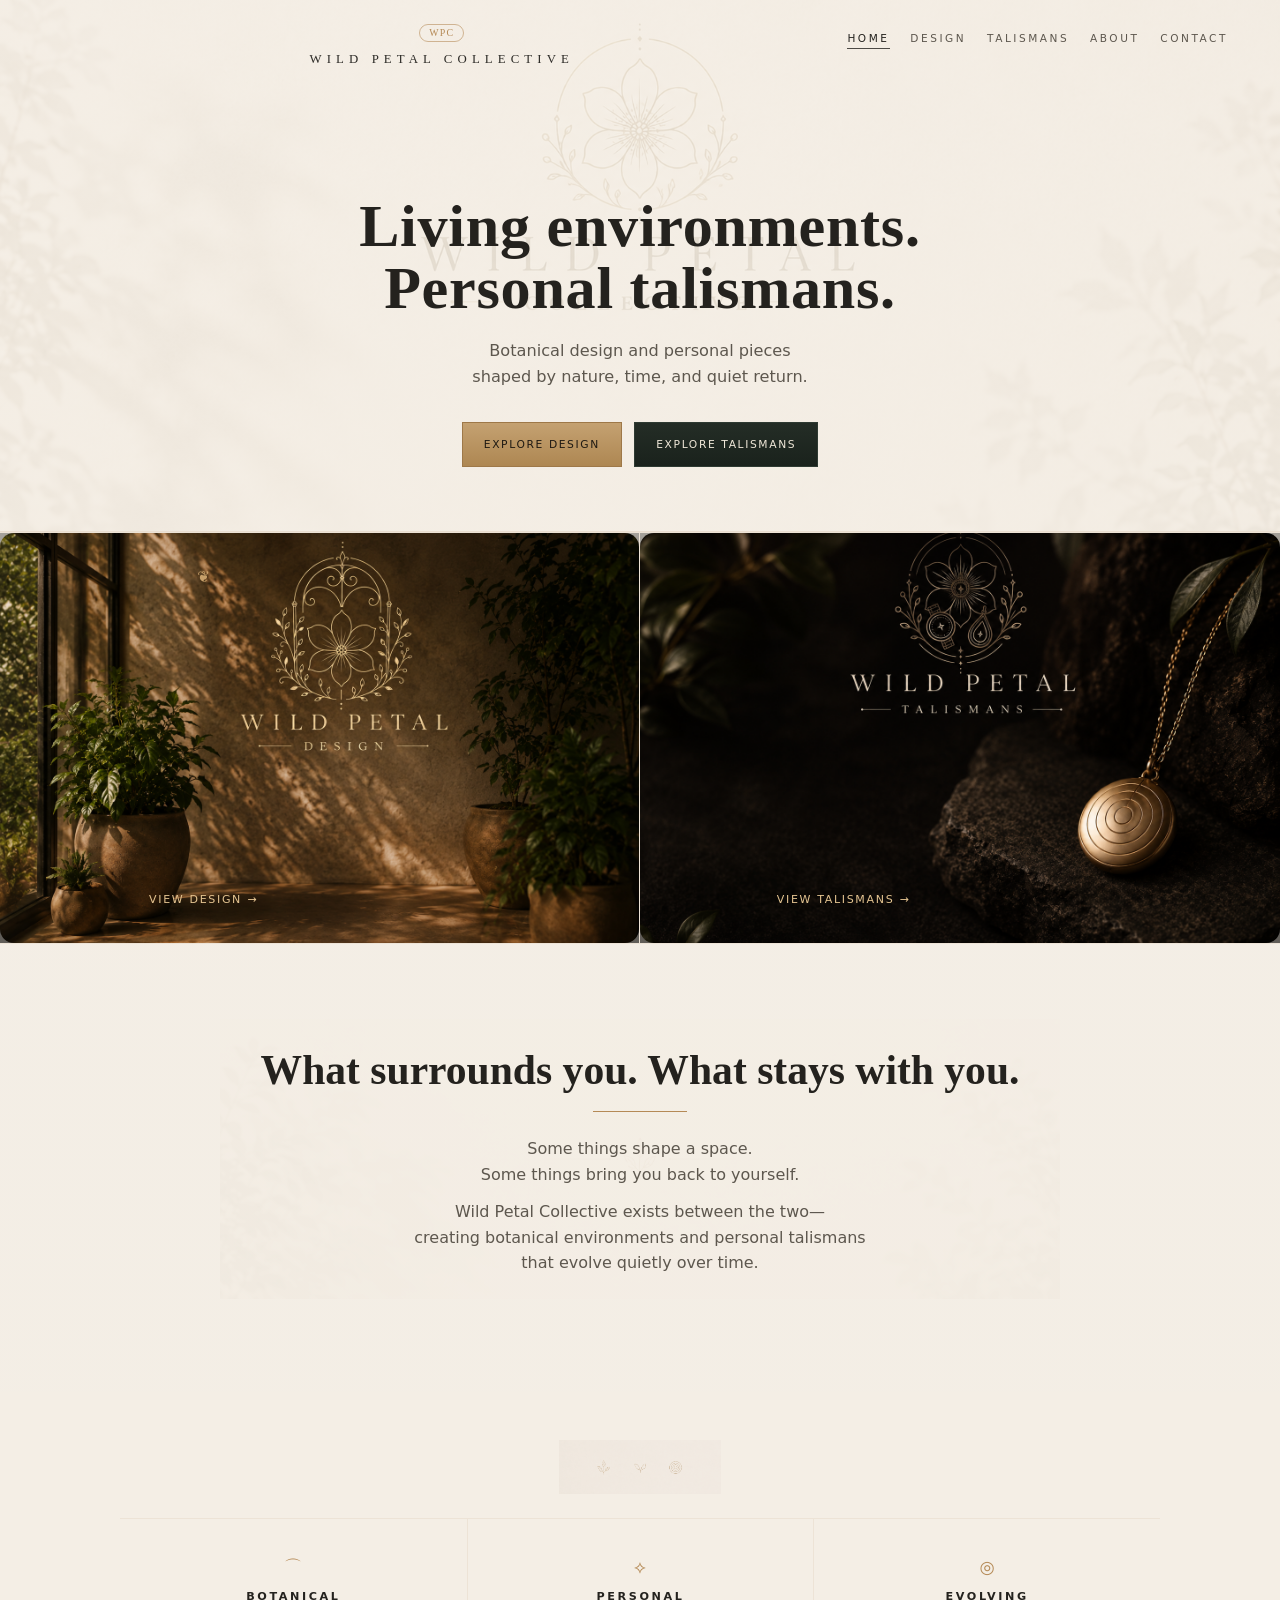
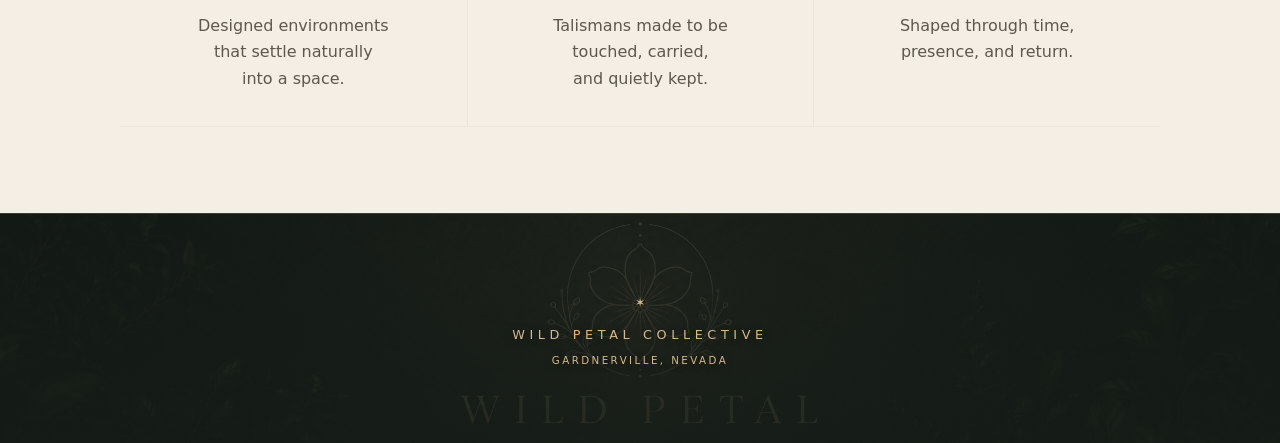
<file: index.html>
<!doctype html>
<html lang="en">
<head>
  <meta charset="UTF-8" />
  <meta name="viewport" content="width=device-width, initial-scale=1.0" />
  <meta name="description" content="Wild Petal Collective creates botanical environments and personal talismans shaped by nature, time, and quiet return." />
  <title>Wild Petal Collective | Home</title>
  <link rel="stylesheet" href="styles.css" />
</head>
<body class="theme-light" data-page="home">
  <main class="home-page">
    <section class="home-hero-editorial" aria-labelledby="home-hero-title">
      <header class="home-header">
        <div class="home-brand-stack" aria-label="Wild Petal Collective">
          <span class="home-brand-mark" aria-hidden="true">WPC</span>
          <a class="home-brand-text" href="index.html">WILD PETAL COLLECTIVE</a>
        </div>
        <nav class="home-nav" aria-label="Primary">
          <ul>
            <li><a class="is-active" href="index.html">HOME</a></li>
            <li><a href="design.html">DESIGN</a></li>
            <li><a href="talismans.html">TALISMANS</a></li>
            <li><a href="about.html">ABOUT</a></li>
            <li><a href="contact.html">CONTACT</a></li>
          </ul>
        </nav>
      </header>

      <div class="hero-center-copy">
        <h1 id="home-hero-title">Living environments.<br>Personal talismans.</h1>
        <p>Botanical design and personal pieces<br>shaped by nature, time, and quiet return.</p>
        <div class="home-hero-actions">
          <a class="home-btn home-btn-warm" href="design.html">Explore Design</a>
          <a class="home-btn home-btn-dark" href="talismans.html">Explore Talismans</a>
        </div>
      </div>
    </section>

    <section class="home-split-cards" aria-label="Wild Petal pathways">
      <article class="split-card split-card-design">
        <img class="split-card-photo" src="assets/home/home-card-wild-petal-design.png" alt="Warm interior with curated plants for Wild Petal Design" />
        <div class="split-card-overlay no-title">
          <span class="split-card-icon" aria-hidden="true">❦</span>
          <a href="design.html">VIEW DESIGN →</a>
        </div>
      </article>

      <article class="split-card split-card-talismans">
        <img class="split-card-photo" src="assets/home/home-card-wild-petal-talismans.png" alt="Golden talisman on dark stone for Wild Petal Talismans" />
        <div class="split-card-overlay no-title">
          <a href="talismans.html">VIEW TALISMANS →</a>
        </div>
      </article>
    </section>

    <section class="home-philosophy" aria-labelledby="home-philosophy-title">
      <div class="home-philosophy-inner">
        <h2 id="home-philosophy-title">What surrounds you. What stays with you.</h2>
        <div class="home-philosophy-divider" aria-hidden="true"></div>
        <p>Some things shape a space.<br>Some things bring you back to yourself.</p>
        <p>Wild Petal Collective exists between the two—<br>creating botanical environments and personal talismans<br>that evolve quietly over time.</p>
      </div>
    </section>

    <section class="home-pillars" aria-labelledby="home-pillars-title">
      <div class="home-pillars-icons" aria-hidden="true"></div>
      <h2 id="home-pillars-title" class="home-pillars-heading">Foundations</h2>
      <div class="home-pillars-grid">
        <article class="pillar">
          <span class="pillar-icon" aria-hidden="true">⌒</span>
          <h3>BOTANICAL</h3>
          <p>Designed environments<br>that settle naturally<br>into a space.</p>
        </article>
        <article class="pillar">
          <span class="pillar-icon" aria-hidden="true">⟡</span>
          <h3>PERSONAL</h3>
          <p>Talismans made to be<br>touched, carried,<br>and quietly kept.</p>
        </article>
        <article class="pillar">
          <span class="pillar-icon" aria-hidden="true">◎</span>
          <h3>EVOLVING</h3>
          <p>Shaped through time,<br>presence, and return.</p>
        </article>
      </div>
    </section>
  </main>

  <footer id="contact" class="home-footer">
    <div class="home-footer-overlay">
      <span class="home-footer-flower" aria-hidden="true">✶</span>
      <p class="home-footer-brand">WILD PETAL COLLECTIVE</p>
      <p class="home-footer-location">GARDNERVILLE, NEVADA</p>
    </div>
  </footer>
</body>
</html>
</file>
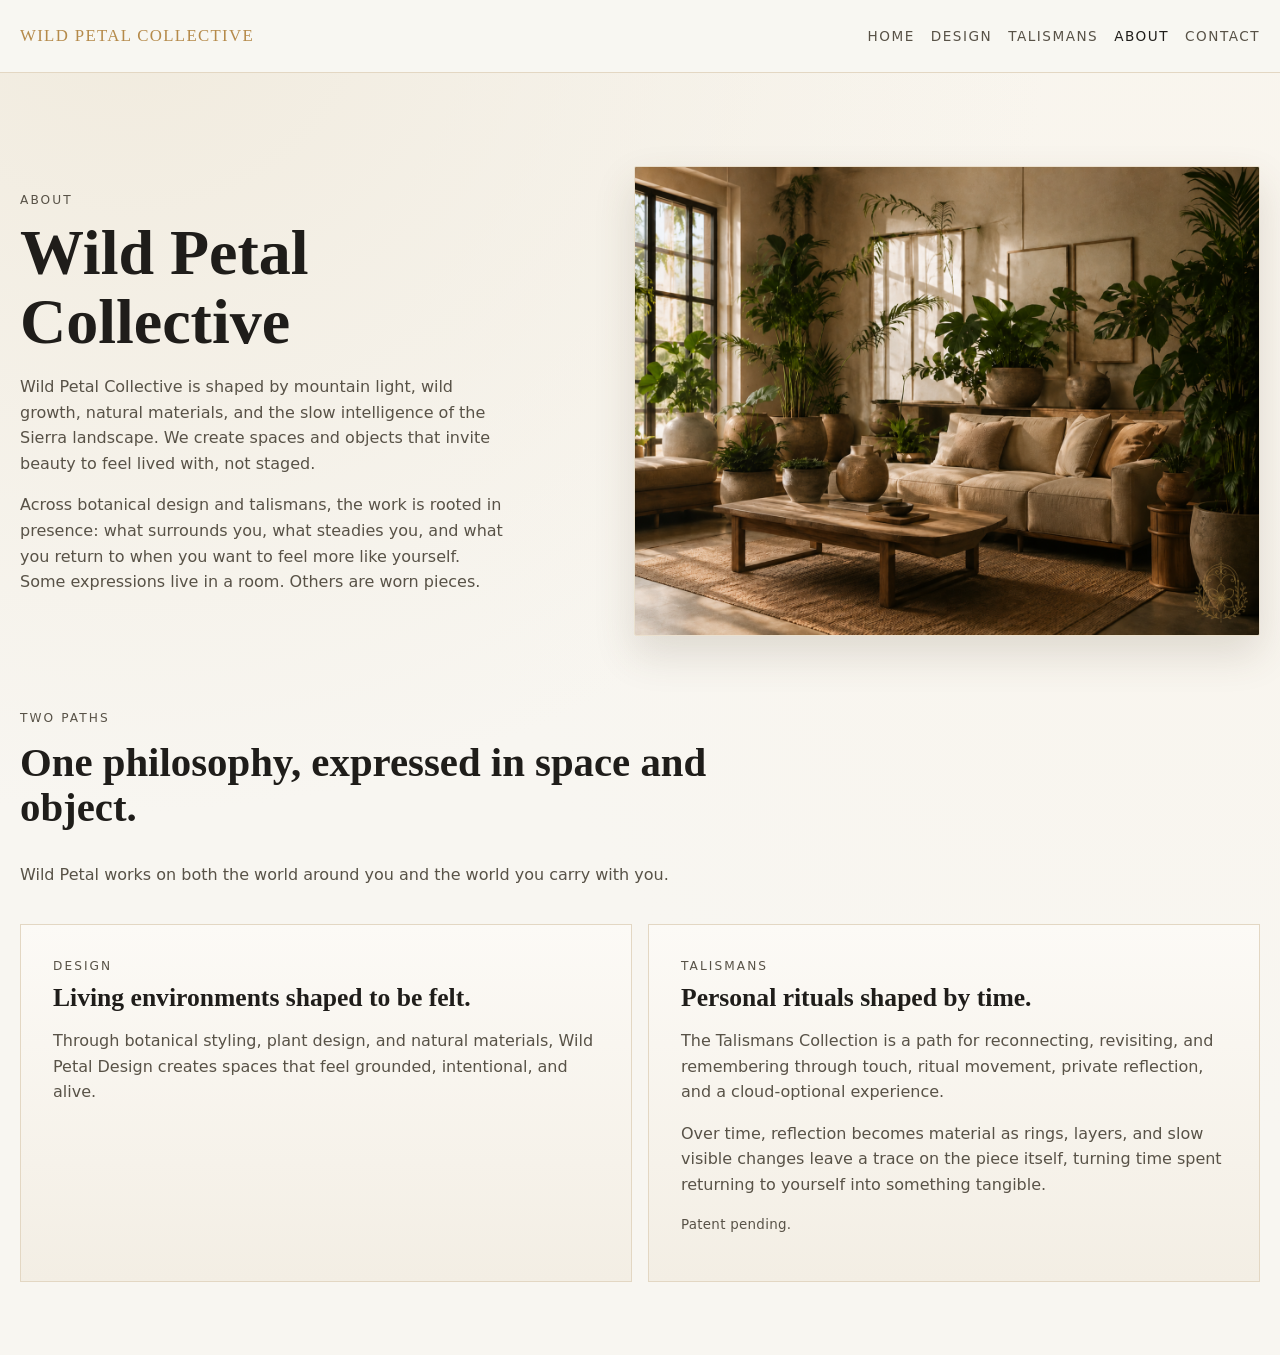
<file: about.html>
<!doctype html>
<html lang="en">
<head>
  <meta charset="UTF-8" />
  <meta name="viewport" content="width=device-width, initial-scale=1.0" />
  <meta name="description" content="Wild Petal Collective creates nature-led spaces and talismans for reconnecting, revisiting, and remembering yourself." />
  <title>Wild Petal Collective | About</title>
  <link rel="stylesheet" href="styles.css" />
</head>
<body class="theme-light" data-page="about">
  <header class="site-header">
    <div class="container nav-wrap">
      <a class="brand" href="index.html">Wild Petal Collective</a>
      <nav aria-label="Primary">
        <ul class="nav-list">
          <li><a href="index.html">Home</a></li>
          <li><a href="design.html">Design</a></li>
          <li><a href="talismans.html">Talismans</a></li>
          <li><a class="is-active" href="about.html">About</a></li>
          <li><a href="contact.html">Contact</a></li>
        </ul>
      </nav>
    </div>
  </header>

  <main>
    <section class="section about-hero" aria-labelledby="about-title">
      <div class="container about-grid">
        <div class="about-copy">
          <p class="eyebrow">About</p>
          <h1 id="about-title">Wild Petal Collective</h1>
          <p>Wild Petal Collective is shaped by mountain light, wild growth, natural materials, and the slow intelligence of the Sierra landscape. We create spaces and objects that invite beauty to feel lived with, not staged.</p>
          <p>Across botanical design and talismans, the work is rooted in presence: what surrounds you, what steadies you, and what you return to when you want to feel more like yourself. Some expressions live in a room. Others are worn pieces.</p>
        </div>
        <figure class="about-image-wrap">
          <img src="assets/home/design-image.png" alt="Wild Petal interior with curated plants, natural textures, and warm light" />
        </figure>
      </div>
    </section>

    <section class="section about-story" aria-labelledby="about-paths-title">
      <div class="container">
        <div class="narrow about-section-intro">
          <p class="eyebrow">Two Paths</p>
          <h2 id="about-paths-title">One philosophy, expressed in space and object.</h2>
          <p>Wild Petal works on both the world around you and the world you carry with you.</p>
        </div>
        <div class="about-paths-grid">
          <article class="about-path-card">
            <p class="eyebrow">Design</p>
            <h3>Living environments shaped to be felt.</h3>
            <p>Through botanical styling, plant design, and natural materials, Wild Petal Design creates spaces that feel grounded, intentional, and alive.</p>
          </article>
          <article class="about-path-card">
            <p class="eyebrow">Talismans</p>
            <h3>Personal rituals shaped by time.</h3>
            <p>The Talismans Collection is a path for reconnecting, revisiting, and remembering through touch, ritual movement, private reflection, and a cloud-optional experience.</p>
            <p>Over time, reflection becomes material as rings, layers, and slow visible changes leave a trace on the piece itself, turning time spent returning to yourself into something tangible.</p>
            <p class="about-note">Patent pending.</p>
          </article>
        </div>
      </div>
    </section>
  </main>
</body>
</html>
</file>
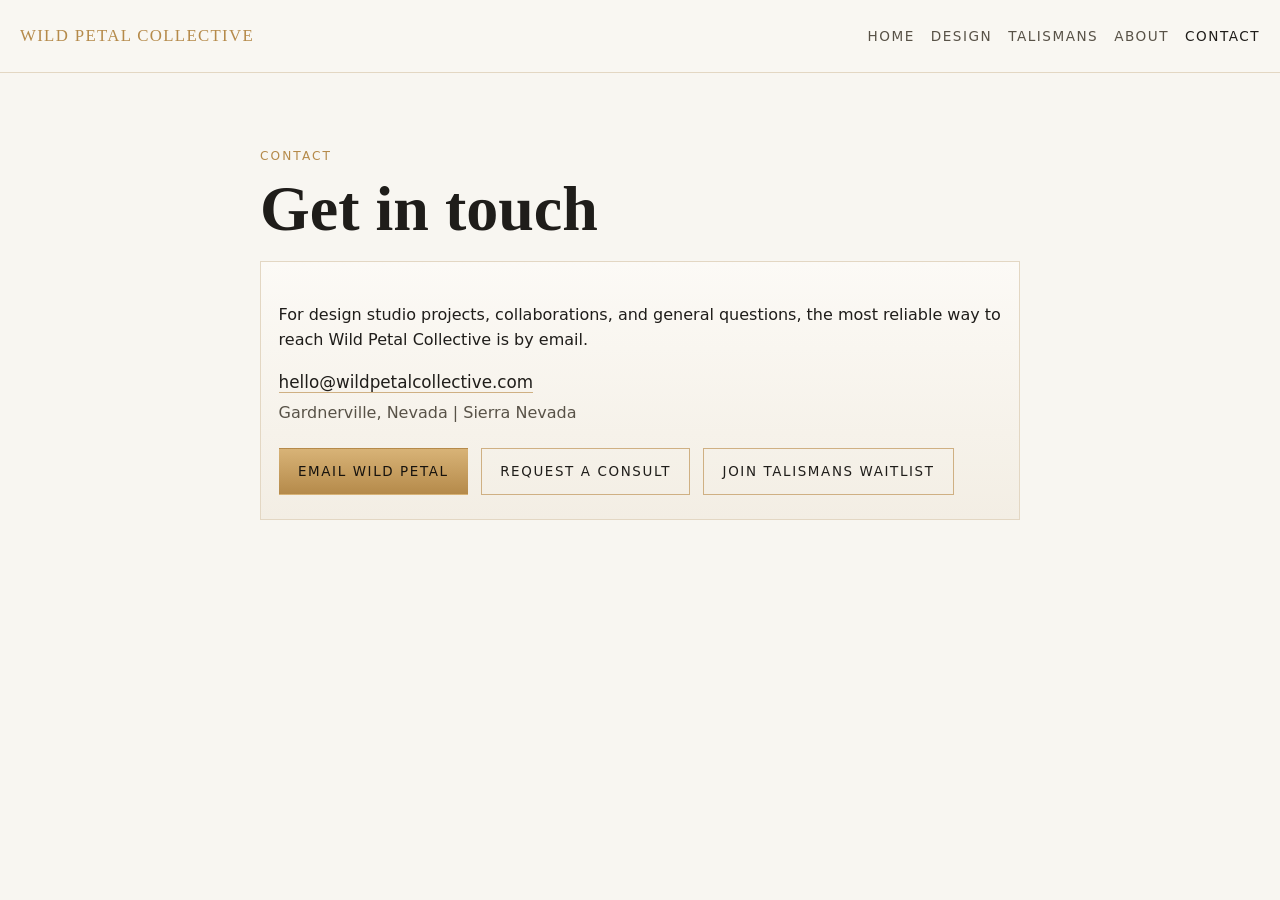
<file: contact.html>
<!doctype html>
<html lang="en">
<head>
  <meta charset="UTF-8" />
  <meta name="viewport" content="width=device-width, initial-scale=1.0" />
  <meta name="description" content="Contact Wild Petal Collective" />
  <title>Wild Petal Collective | Contact</title>
  <link rel="stylesheet" href="styles.css" />
</head>
<body class="theme-light" data-page="contact">
  <header class="site-header">
    <div class="container nav-wrap">
      <a class="brand" href="index.html">Wild Petal Collective</a>
      <nav aria-label="Primary">
        <ul class="nav-list">
          <li><a href="index.html">Home</a></li>
          <li><a href="design.html">Design</a></li>
          <li><a href="talismans.html">Talismans</a></li>
          <li><a href="about.html">About</a></li>
          <li><a class="is-active" href="contact.html">Contact</a></li>
        </ul>
      </nav>
    </div>
  </header>

  <main>
    <section class="section">
      <div class="container narrow">
        <p class="eyebrow">Contact</p>
        <h1>Get in touch</h1>
        <div class="card contact-card">
          <p>For design studio projects, collaborations, and general questions, the most reliable way to reach Wild Petal Collective is by email.</p>
          <p class="contact-email"><a href="mailto:hello@wildpetalcollective.com?subject=Wild%20Petal%20Collective%20Inquiry">hello@wildpetalcollective.com</a></p>
          <p class="contact-location">Gardnerville, Nevada | Sierra Nevada</p>
          <div class="button-row">
            <a class="btn btn-gold" href="mailto:hello@wildpetalcollective.com?subject=Wild%20Petal%20Collective%20Inquiry">Email Wild Petal</a>
            <a class="btn btn-outline" href="design.html#design-leads">Request a Consult</a>
            <a class="btn btn-outline" href="talismans.html#waitlist">Join Talismans Waitlist</a>
          </div>
        </div>
      </div>
    </section>
  </main>
</body>
</html>
</file>
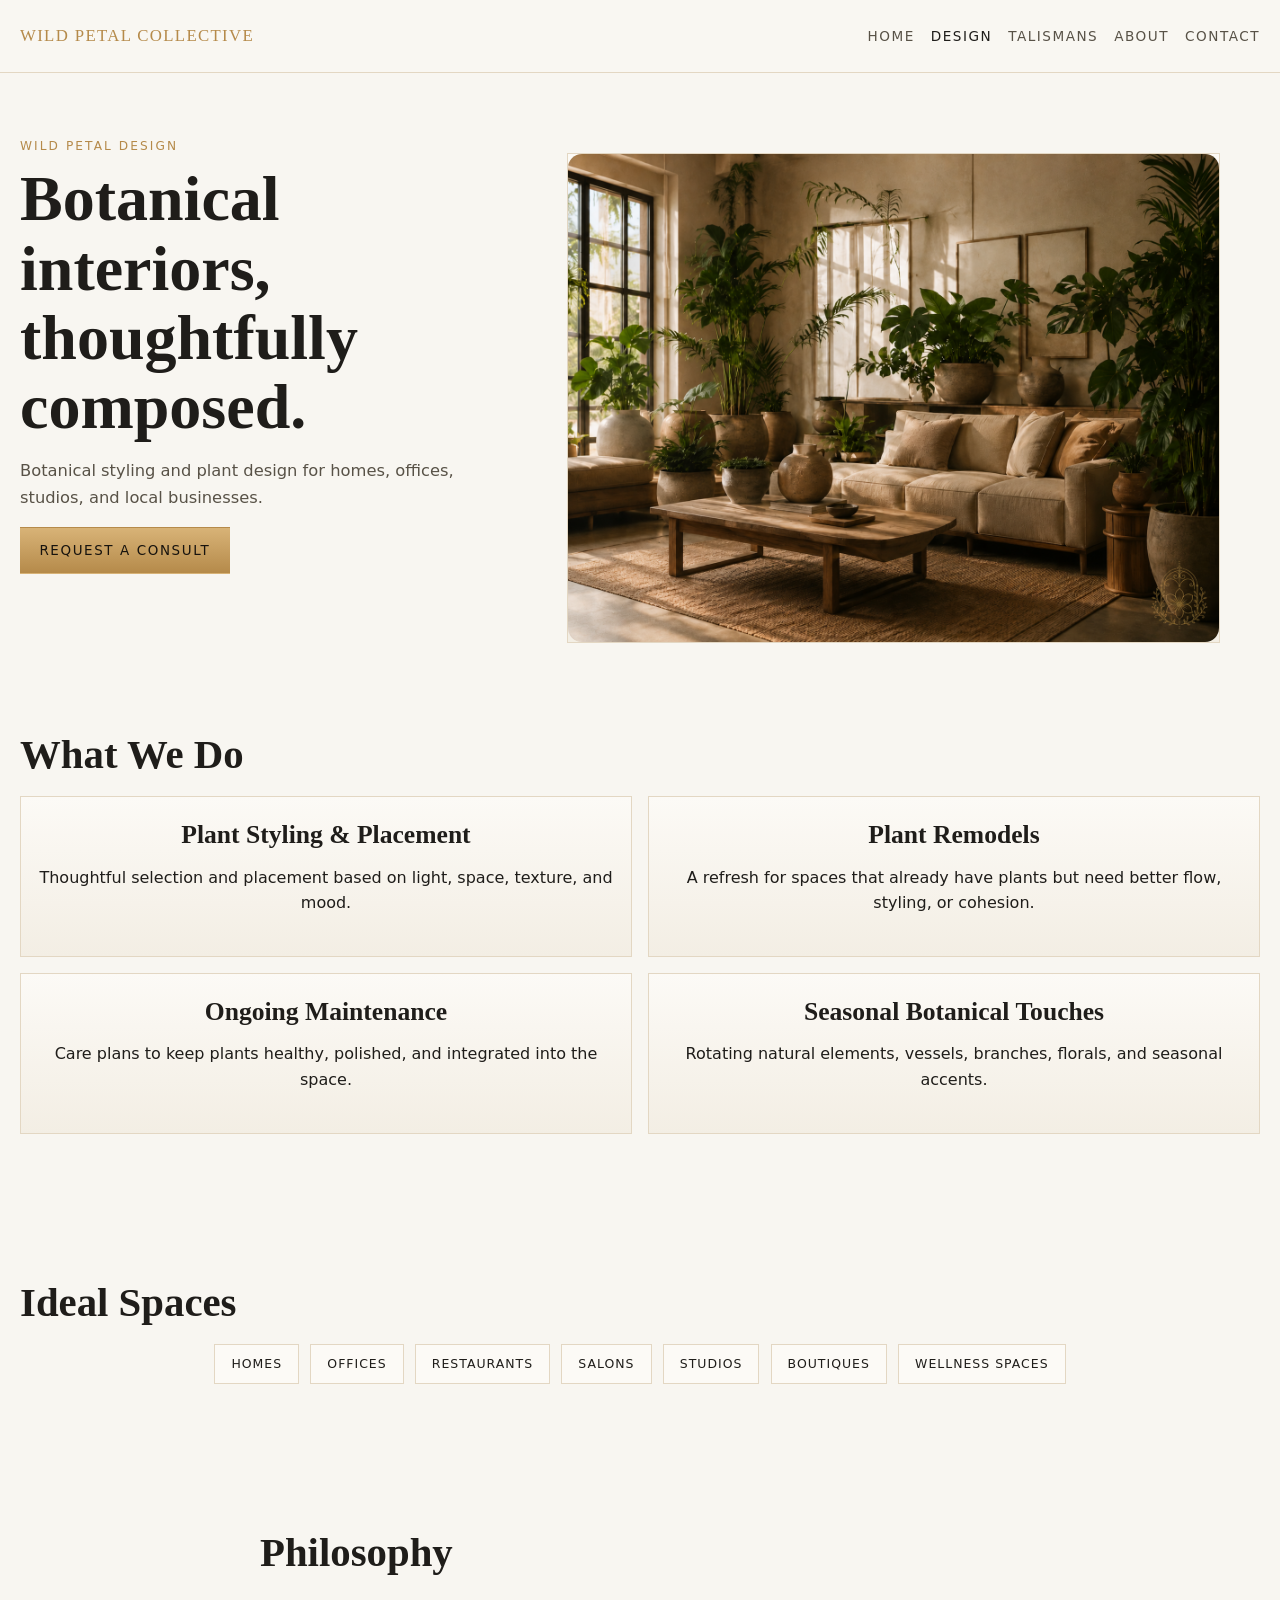
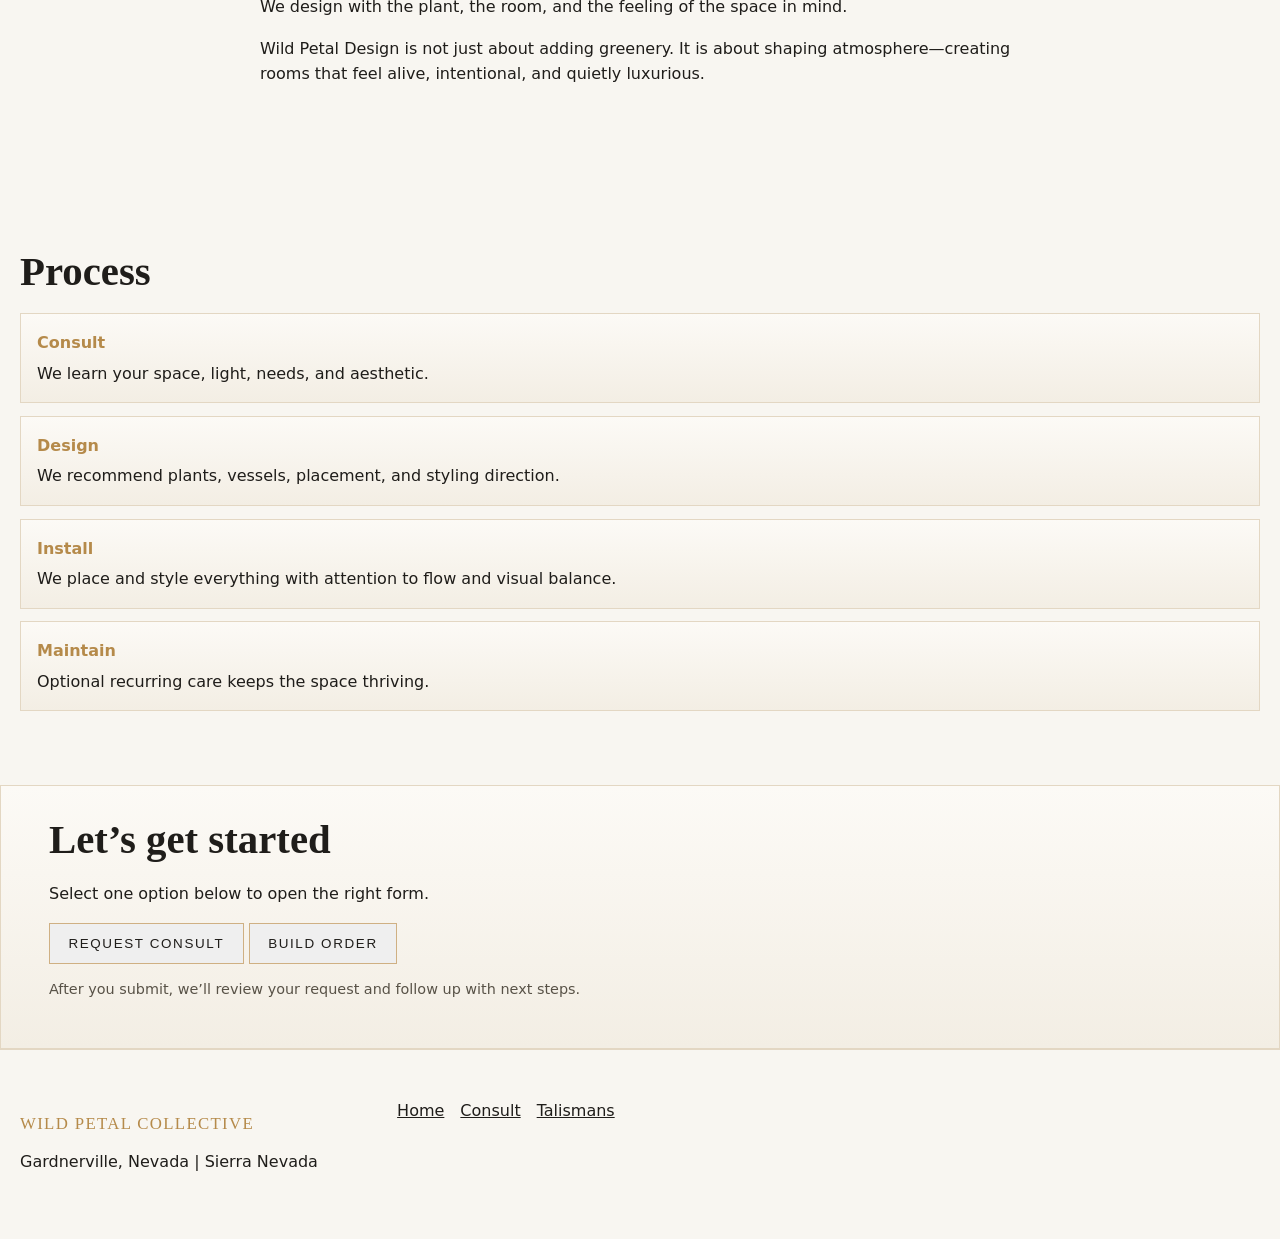
<file: design.html>
<!doctype html>
<html lang="en">
<head>
  <meta charset="UTF-8" />
  <meta name="viewport" content="width=device-width, initial-scale=1.0" />
  <meta name="description" content="Wild Petal Design offers botanical styling and interior plant design for homes and businesses." />
  <title>Wild Petal Collective | Design</title>
  <link rel="stylesheet" href="styles.css" />
</head>
<body class="theme-light" data-page="design">
  <header class="site-header">
    <div class="container nav-wrap">
      <a class="brand" href="index.html">Wild Petal Collective</a>
      <nav aria-label="Primary">
        <ul class="nav-list">
          <li><a href="index.html">Home</a></li>
          <li><a class="is-active" href="design.html">Design</a></li>
          <li><a href="talismans.html">Talismans</a></li>
          <li><a href="about.html">About</a></li>
          <li><a href="contact.html">Contact</a></li>
        </ul>
      </nav>
    </div>
  </header>

  <main>
    <section class="hero hero-short">
      <div class="container hero-grid">
        <div>
          <p class="eyebrow">Wild Petal Design</p>
          <h1>Botanical interiors, thoughtfully composed.</h1>
          <p class="lede">Botanical styling and plant design for homes, offices, studios, and local businesses.</p>
          <a class="btn btn-gold" href="#design-leads">Request a Consult</a>
        </div>
        <figure class="hero-image-card">
          <img src="assets/home/design-image.png" alt="Elegant interior styled with plants, dark walls, and natural light" />
        </figure>
      </div>
    </section>

    <section class="section">
      <div class="container">
        <h2>What We Do</h2>
        <div class="cards-grid two">
          <article class="card"><h3>Plant Styling &amp; Placement</h3><p>Thoughtful selection and placement based on light, space, texture, and mood.</p></article>
          <article class="card"><h3>Plant Remodels</h3><p>A refresh for spaces that already have plants but need better flow, styling, or cohesion.</p></article>
          <article class="card"><h3>Ongoing Maintenance</h3><p>Care plans to keep plants healthy, polished, and integrated into the space.</p></article>
          <article class="card"><h3>Seasonal Botanical Touches</h3><p>Rotating natural elements, vessels, branches, florals, and seasonal accents.</p></article>
        </div>
      </div>
    </section>

    <section class="section section-muted">
      <div class="container">
        <h2>Ideal Spaces</h2>
        <ul class="pill-list" aria-label="Ideal spaces list">
          <li>Homes</li><li>Offices</li><li>Restaurants</li><li>Salons</li><li>Studios</li><li>Boutiques</li><li>Wellness Spaces</li>
        </ul>
      </div>
    </section>

    <section class="section">
      <div class="container narrow">
        <h2>Philosophy</h2>
        <p>We design with the plant, the room, and the feeling of the space in mind.</p>
        <p>Wild Petal Design is not just about adding greenery. It is about shaping atmosphere—creating rooms that feel alive, intentional, and quietly luxurious.</p>
      </div>
    </section>

    <section class="section">
      <div class="container">
        <h2>Process</h2>
        <ol class="process-list">
          <li><strong>Consult</strong><span>We learn your space, light, needs, and aesthetic.</span></li>
          <li><strong>Design</strong><span>We recommend plants, vessels, placement, and styling direction.</span></li>
          <li><strong>Install</strong><span>We place and style everything with attention to flow and visual balance.</span></li>
          <li><strong>Maintain</strong><span>Optional recurring care keeps the space thriving.</span></li>
        </ol>
      </div>
    </section>

    <section id="design-leads" class="section cta-band">
      <div class="container">
        <h2>Let’s get started</h2>
        <p>Select one option below to open the right form.</p>

        <div class="lead-toggle-row" role="group" aria-label="Choose request type">
          <button class="btn btn-outline js-lead-toggle" type="button" data-target="consult-form-card" aria-expanded="false">Request Consult</button>
          <button class="btn btn-outline js-lead-toggle" type="button" data-target="order-form-card" aria-expanded="false">Build Order</button>
        </div>

        <div class="cards-grid two form-grid">
          <article id="consult-form-card" class="card form-card is-hidden">
            <h3>Consultation Request</h3>
            <form class="waitlist-form js-ajax-form js-design-intake-form"
              action="https://docs.google.com/forms/d/e/1FAIpQLSeZqFF7d-643cBNhT67wsOKfm2ACUxQZBTDixWQKmT9geyZqg/formResponse"
              method="POST"
              data-success-message="Consultation request submitted.">
              <input type="text" name="company" tabindex="-1" autocomplete="off" class="trap-field" aria-hidden="true" />
              <input type="text" name="_gotcha" tabindex="-1" autocomplete="off" class="trap-field" aria-hidden="true" />

              <label for="consult-name">Full Name</label>
              <input id="consult-name" name="contact_name" type="text" autocomplete="name" required placeholder="Jane Doe" />

              <label for="consult-email">Email</label>
              <input id="consult-email" name="entry.103622328" type="email" autocomplete="email" required placeholder="you@example.com" />

              <label for="consult-phone">Phone</label>
              <input id="consult-phone" name="contact_phone" type="tel" autocomplete="tel" placeholder="(555) 555-5555" />

              <label for="consult-space-type">Space Type</label>
              <select id="consult-space-type" name="space_type" required>
                <option value="">Select one</option>
                <option>Home</option>
                <option>Office</option>
                <option>Restaurant</option>
                <option>Salon</option>
                <option>Studio</option>
                <option>Boutique</option>
                <option>Wellness Space</option>
                <option>Other</option>
              </select>

              <label for="consult-goals">Project Goals / Notes</label>
              <textarea id="consult-goals" name="project_goals" rows="4" placeholder="Tell us what you want your space to feel like, any timing needs, and budget notes."></textarea>

              <label for="consult-distributor">Preferred Distributor (if known)</label>
              <select id="consult-distributor" name="distributor_primary">
                <option value="">Not sure yet</option>
                <option>Local nursery</option>
                <option>Wholesale grower</option>
                <option>Boutique supplier</option>
                <option>Designer recommendation</option>
              </select>

              <label for="consult-distributor-backup">Backup Distributor Option</label>
              <input id="consult-distributor-backup" name="distributor_backup" type="text" placeholder="Optional backup source" />

              <label class="checkbox-row" for="consult-disclaimer">
                <input id="consult-disclaimer" name="disclaimer_ack" type="checkbox" required />
                <span>I understand plant availability, pricing, and installation timing are estimates until confirmed in writing by Wild Petal Collective.</span>
              </label>

              <label class="checkbox-row" for="consult-consent">
                <input id="consult-consent" name="contact_consent" type="checkbox" required />
                <span>I consent to being contacted by email/phone about this request and coordination details.</span>
              </label>

              <input type="hidden" name="entry.2023600763" value="" data-summary-field />
              <input type="hidden" name="lead_type" value="consultation" data-lead-type />

              <button class="btn btn-gold" type="submit">Submit Consultation Request</button>
              <p class="form-success is-hidden" role="status" aria-live="polite"></p>
            </form>
          </article>

          <article id="order-form-card" class="card form-card is-hidden">
            <h3>Design Order Request</h3>
            <form class="waitlist-form js-ajax-form js-design-intake-form"
              action="https://docs.google.com/forms/d/e/1FAIpQLSeZqFF7d-643cBNhT67wsOKfm2ACUxQZBTDixWQKmT9geyZqg/formResponse"
              method="POST"
              data-success-message="Order request submitted.">
              <input type="text" name="company" tabindex="-1" autocomplete="off" class="trap-field" aria-hidden="true" />
              <input type="text" name="_gotcha" tabindex="-1" autocomplete="off" class="trap-field" aria-hidden="true" />

              <label for="order-name">Full Name</label>
              <input id="order-name" name="contact_name" type="text" autocomplete="name" required placeholder="Jane Doe" />

              <label for="order-email">Email</label>
              <input id="order-email" name="entry.103622328" type="email" autocomplete="email" required placeholder="you@example.com" />

              <label for="order-phone">Phone</label>
              <input id="order-phone" name="contact_phone" type="tel" autocomplete="tel" placeholder="(555) 555-5555" />

              <label for="order-type">Order Type</label>
              <select id="order-type" name="order_type" required>
                <option value="">Select one</option>
                <option>Plant Styling & Placement</option>
                <option>Interior Plant Design</option>
                <option>Plant Remodel</option>
                <option>Maintenance Plan</option>
                <option>Seasonal Botanical Touches</option>
                <option>Custom Package</option>
              </select>

              <label for="order-frequency">Order Frequency</label>
              <select id="order-frequency" name="order_frequency" required>
                <option value="">Select one</option>
                <option>One-time order</option>
                <option>Weekly recurring order</option>
                <option>Biweekly recurring order</option>
                <option>Monthly recurring order</option>
                <option>Custom recurring cadence</option>
              </select>

              <label for="order-start-date">Preferred Start Date</label>
              <input id="order-start-date" name="order_start_date" type="date" />

              <label for="order-end-date">Recurring End Date (optional)</label>
              <input id="order-end-date" name="order_end_date" type="date" />

              <label for="order-recurring-notes">Recurring Schedule Notes (optional)</label>
              <textarea id="order-recurring-notes" name="recurring_schedule_notes" rows="3" placeholder="Example: Every Tuesday morning, skip holiday weeks, confirm inventory 48 hours before delivery."></textarea>

              <label for="order-description">Order Description</label>
              <textarea id="order-description" name="order_description" rows="4" required placeholder="Describe quantities, style, preferred plants, vessel details, and timeline."></textarea>

              <label for="order-distributor">Preferred Distributor (if known)</label>
              <select id="order-distributor" name="distributor_primary">
                <option value="">Not sure yet</option>
                <option>Local nursery</option>
                <option>Wholesale grower</option>
                <option>Boutique supplier</option>
                <option>Designer recommendation</option>
              </select>

              <label for="order-distributor-backup">Backup Distributor Option</label>
              <input id="order-distributor-backup" name="distributor_backup" type="text" placeholder="Optional backup source" />

              <label for="order-prefill-notes">Internal Coordination Notes (optional)</label>
              <textarea id="order-prefill-notes" name="internal_notes" rows="3" placeholder="Anything that helps us prepare distributor prefilled order sheets."></textarea>

              <label class="checkbox-row" for="order-disclaimer">
                <input id="order-disclaimer" name="disclaimer_ack" type="checkbox" required />
                <span>I understand this submission is a request/quote and is not a final confirmed order until approved by Wild Petal Collective.</span>
              </label>

              <label class="checkbox-row" for="order-consent">
                <input id="order-consent" name="contact_consent" type="checkbox" required />
                <span>I authorize Wild Petal Collective to use this information for planning, sourcing, and distributor coordination.</span>
              </label>

              <input type="hidden" name="entry.2023600763" value="" data-summary-field />
              <input type="hidden" name="lead_type" value="order" data-lead-type />

              <button class="btn btn-gold" type="submit">Submit Order Request</button>
              <p class="form-success is-hidden" role="status" aria-live="polite"></p>
            </form>
          </article>
        </div>

        <p class="form-note">After you submit, we’ll review your request and follow up with next steps.</p>
      </div>
    </section>
  </main>

  <footer class="site-footer">
    <div class="container footer-grid">
      <div>
        <p class="brand">Wild Petal Collective</p>
        <p>Gardnerville, Nevada | Sierra Nevada</p>
      </div>
      <ul class="footer-links">
        <li><a href="index.html">Home</a></li>
        <li><a href="#design-leads">Consult</a></li>
        <li><a href="talismans.html">Talismans</a></li>
      </ul>
    </div>
  </footer>
  <script>
    (function () {
      function compileFormSummary(form) {
        var pairs = [];
        var leadTypeEl = form.querySelector('[data-lead-type]');
        if (leadTypeEl && leadTypeEl.value) {
          pairs.push('Lead Type: ' + leadTypeEl.value);
        }
        var fields = form.querySelectorAll('input, select, textarea');
        fields.forEach(function (field) {
          if (!field.name || field.type === 'hidden' || field.type === 'submit' || field.classList.contains('trap-field')) {
            return;
          }
          if ((field.type === 'checkbox' || field.type === 'radio') && !field.checked) {
            return;
          }
          var labelEl = form.querySelector('label[for="' + field.id + '"]');
          var label = labelEl ? labelEl.textContent.trim() : field.name;
          var value = field.type === 'checkbox' ? 'Yes' : field.value.trim();
          if (!value) {
            return;
          }
          pairs.push(label + ': ' + value);
        });
        return pairs.join(' | ');
      }

      var ajaxForms = document.querySelectorAll('.js-ajax-form');
      ajaxForms.forEach(function (form) {
        form.addEventListener('submit', function (event) {
          event.preventDefault();
          var summaryField = form.querySelector('[data-summary-field]');
          if (summaryField) {
            summaryField.value = compileFormSummary(form);
          }
          var successEl = form.querySelector('.form-success');
          var button = form.querySelector('button[type="submit"]');
          var originalButtonText = button ? button.textContent : 'Submit';
          if (successEl) {
            successEl.classList.add('is-hidden');
            successEl.textContent = '';
          }
          if (button) {
            button.disabled = true;
            button.textContent = 'Submitting...';
          }

          fetch(form.action, {
            method: 'POST',
            mode: 'no-cors',
            body: new FormData(form)
          }).then(function () {
            form.reset();
            if (successEl) {
              successEl.textContent = form.dataset.successMessage || 'Thanks — your submission was received.';
              successEl.classList.remove('is-hidden');
            }
          }).catch(function () {
            if (successEl) {
              successEl.textContent = 'Something went wrong. Please try again in a moment.';
              successEl.classList.remove('is-hidden');
            }
          }).finally(function () {
            if (button) {
              button.disabled = false;
              button.textContent = originalButtonText;
            }
          });
        });
      });

      var leadToggles = document.querySelectorAll('.js-lead-toggle');
      var leadCards = {
        'consult-form-card': document.getElementById('consult-form-card'),
        'order-form-card': document.getElementById('order-form-card')
      };

      leadToggles.forEach(function (toggle) {
        toggle.addEventListener('click', function () {
          var targetId = toggle.getAttribute('data-target');
          Object.keys(leadCards).forEach(function (id) {
            var card = leadCards[id];
            if (!card) {
              return;
            }
            card.classList.toggle('is-hidden', id !== targetId);
          });

          leadToggles.forEach(function (btn) {
            var isCurrent = btn === toggle;
            btn.setAttribute('aria-expanded', isCurrent ? 'true' : 'false');
            btn.classList.toggle('btn-gold', isCurrent);
            btn.classList.toggle('btn-outline', !isCurrent);
          });
        });
      });

    }());
  </script>
</body>
</html>
</file>
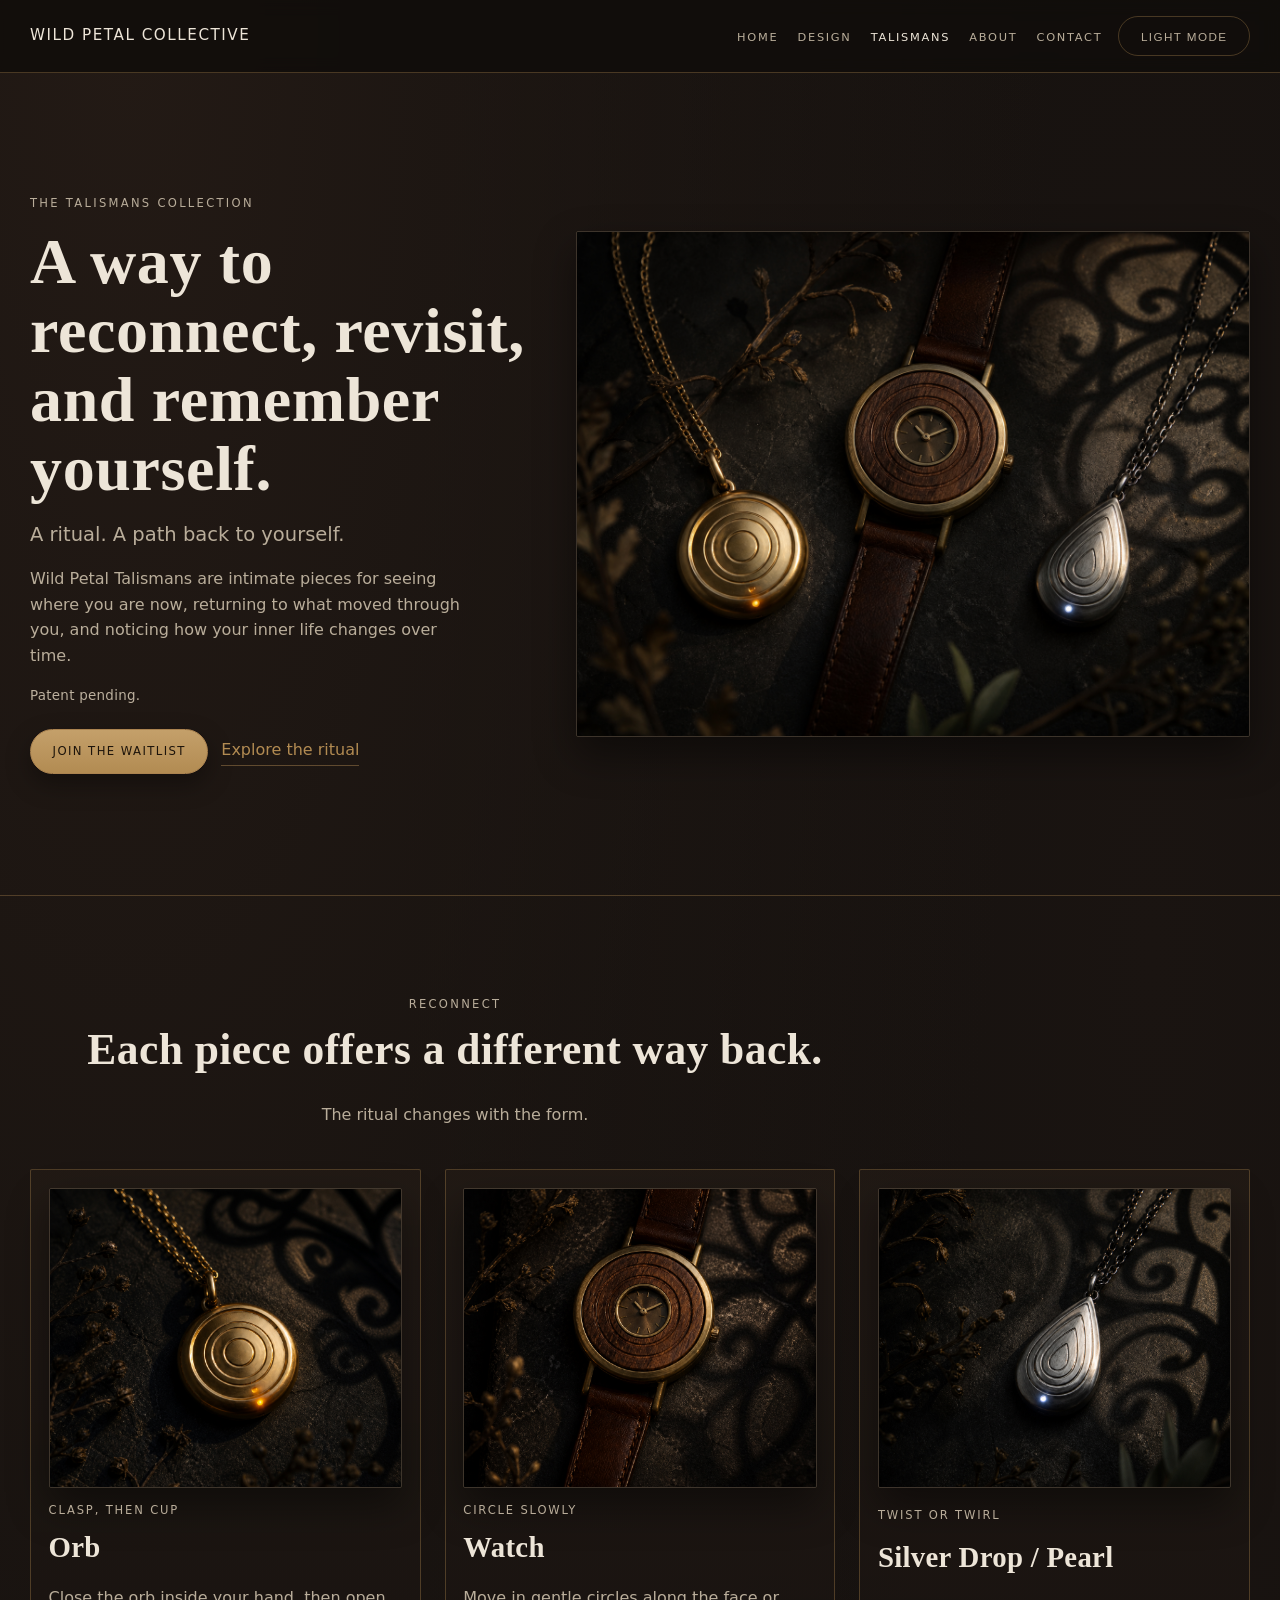
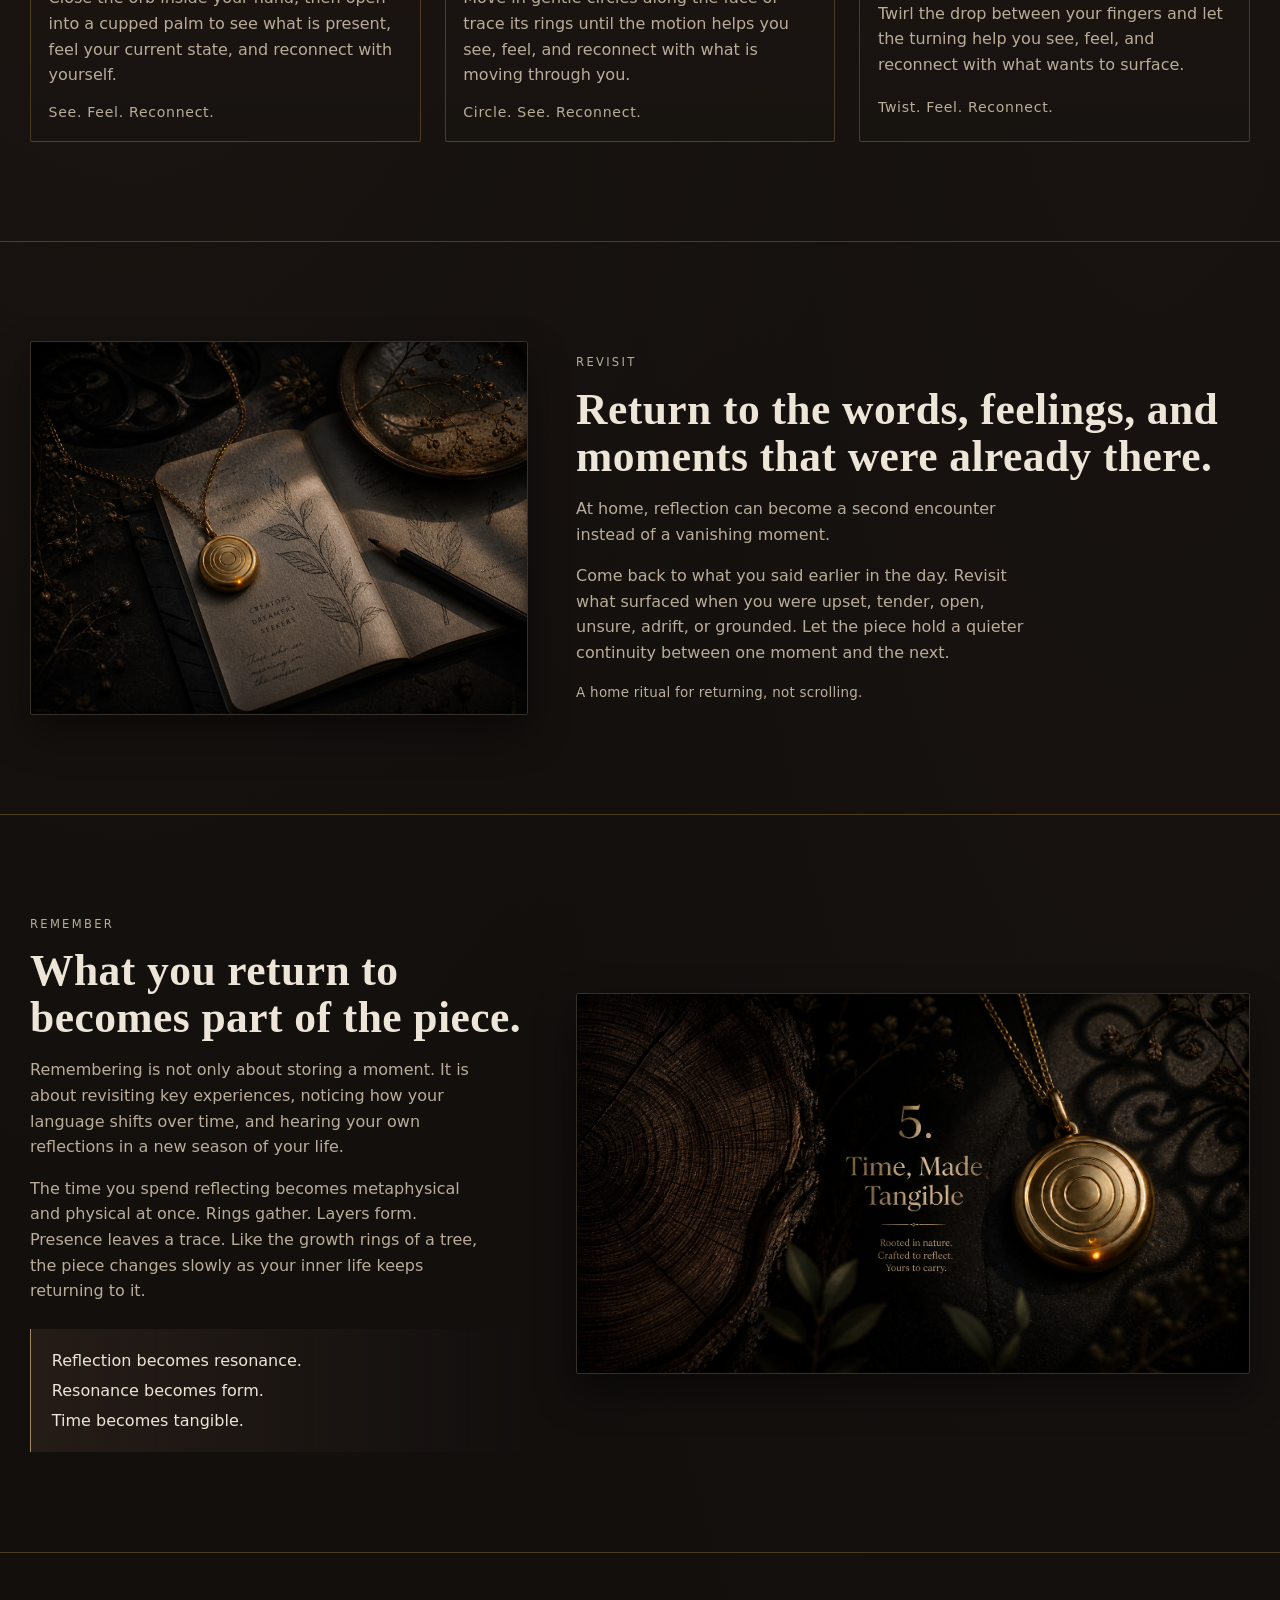
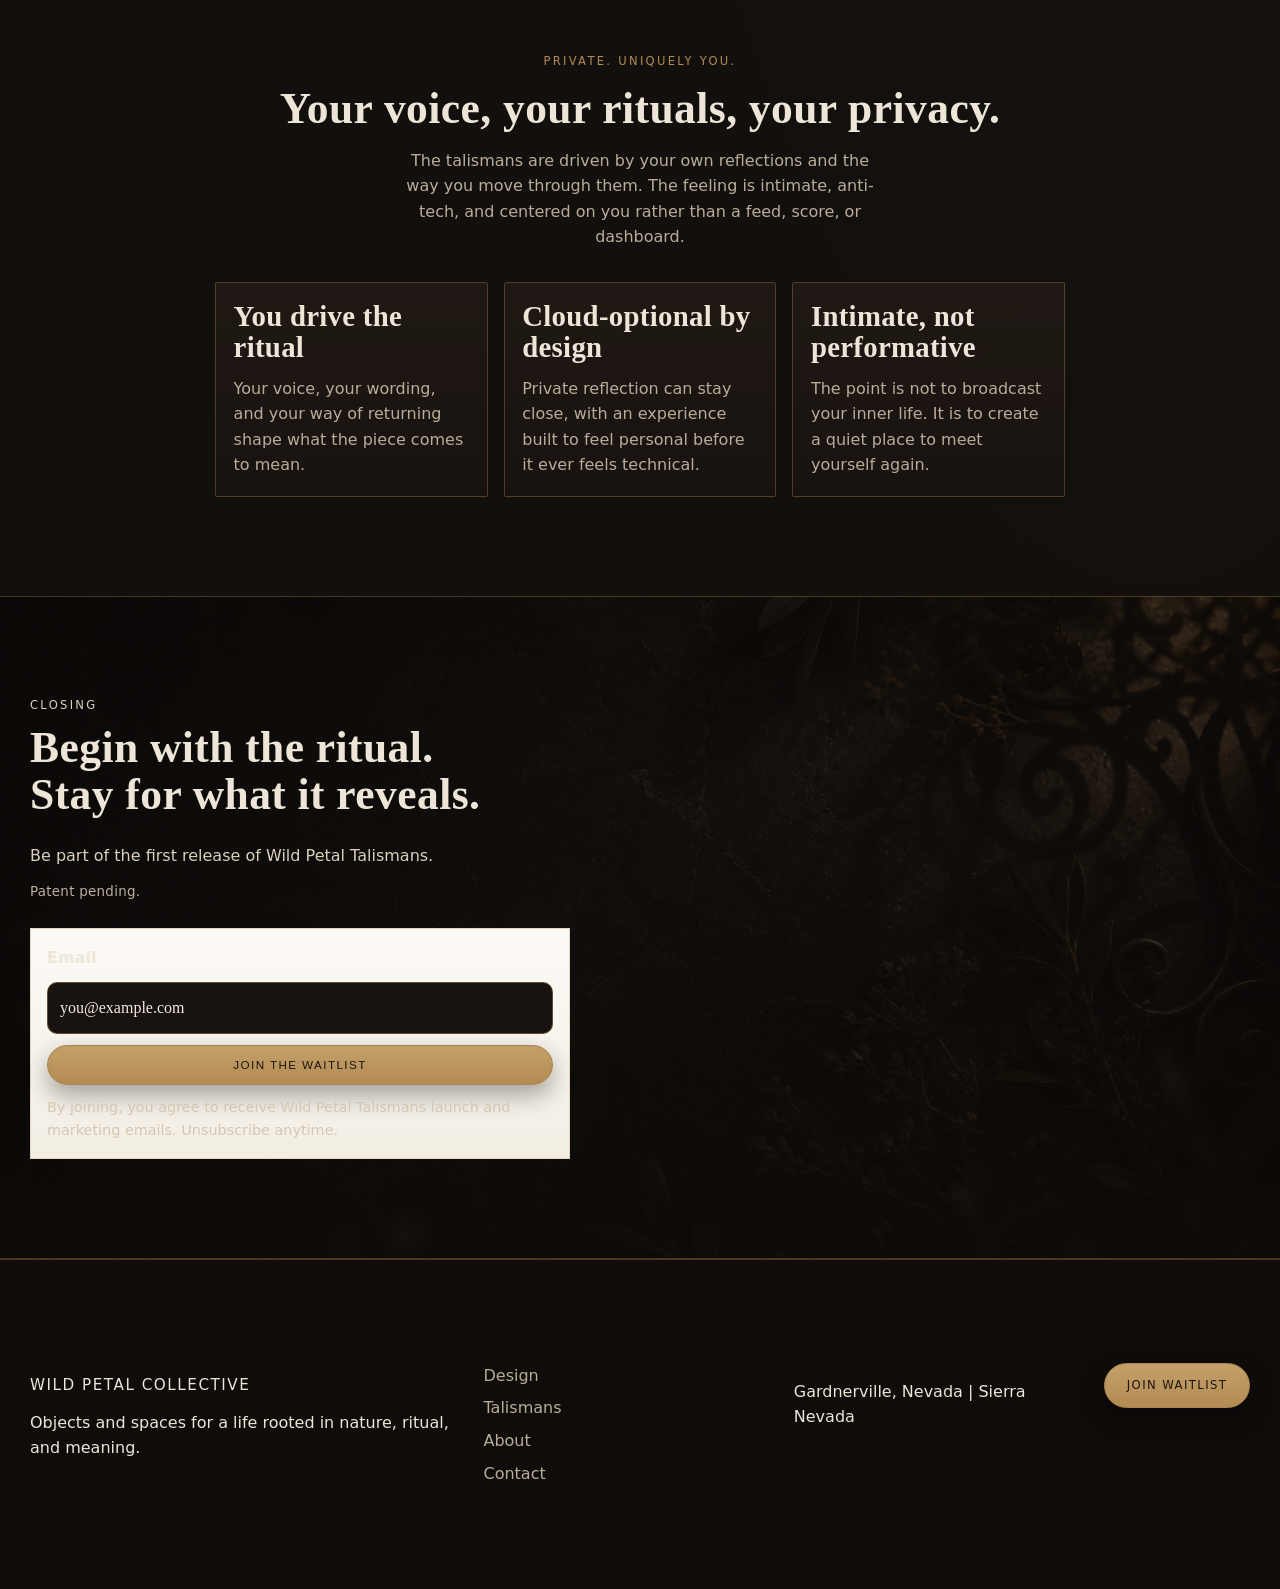
<file: talismans.html>
<!doctype html>
<html lang="en">
<head>
  <meta charset="UTF-8" />
  <meta name="viewport" content="width=device-width, initial-scale=1.0" />
  <meta name="description" content="Wild Petal Talismans are jewelry rituals for reconnecting, revisiting, and remembering yourself through touch, reflection, and time." />
  <title>Wild Petal Collective | Talismans</title>
  <link rel="stylesheet" href="styles.css" />
</head>
<body data-page="talismans" class="theme-dark">
  <header class="site-header tal-header">
    <div class="container tal-nav-wrap">
      <a class="brand tal-brand" href="index.html">Wild Petal Collective</a>
      <nav aria-label="Primary">
        <ul class="nav-list tal-nav-list">
          <li><a href="index.html">Home</a></li>
          <li><a href="design.html">Design</a></li>
          <li><a class="is-active" href="talismans.html" aria-current="page">Talismans</a></li>
          <li><a href="about.html">About</a></li>
          <li><a href="contact.html">Contact</a></li>
        </ul>
      </nav>
      <button id="tal-theme-toggle" class="btn tal-theme-toggle" type="button" aria-label="Toggle light mode">Light Mode</button>
    </div>
  </header>

  <main>
    <section class="section tal-hero" aria-labelledby="tal-hero-title">
      <div class="container tal-two-col">
        <div class="tal-copy">
          <p class="eyebrow">THE TALISMANS COLLECTION</p>
          <h1 id="tal-hero-title">A way to reconnect, revisit, and remember yourself.</h1>
          <p class="tal-subheading">A ritual. A path back to yourself.</p>
          <p>Wild Petal Talismans are intimate pieces for seeing where you are now, returning to what moved through you, and noticing how your inner life changes over time.</p>
          <p class="tal-patent-note">Patent pending.</p>
          <div class="button-row">
            <a class="btn btn-gold" href="#waitlist">Join the Waitlist</a>
            <a class="tal-text-link" href="#reconnect">Explore the ritual</a>
          </div>
        </div>
        <figure class="tal-image-wrap">
          <img src="assets/talismans/elegant_jewelry_and_shadows_in_warmth.png" data-dark-src="assets/talismans/elegant_jewelry_and_shadows_in_warmth.png" data-light-src="assets/talismans/light/elegant_jewelry_and_shadows_in_warmth.png" alt="Wild Petal talismans styled together as ritual objects in a dark editorial still life" />
        </figure>
      </div>
    </section>

    <section id="reconnect" class="section tal-section-border" aria-labelledby="reconnect-title">
      <div class="container">
        <div class="tal-phase-header tal-centered tal-narrow">
          <p class="eyebrow">RECONNECT</p>
          <h2 id="reconnect-title">Each piece offers a different way back.</h2>
          <p>The ritual changes with the form.</p>
        </div>
        <div class="tal-ritual-grid">
          <article class="tal-ritual-card">
            <img class="tal-ritual-image" src="assets/talismans/golden_pendant_on_dark_surface.png" data-dark-src="assets/talismans/golden_pendant_on_dark_surface.png" data-light-src="assets/talismans/light/golden_pendant_on_dark_surface.png.png" alt="Orb talisman pendant resting on a dark surface" />
            <p class="tal-ritual-motion">Clasp, then cup</p>
            <h3>Orb</h3>
            <p>Close the orb inside your hand, then open into a cupped palm to see what is present, feel your current state, and reconnect with yourself.</p>
            <p class="tal-ritual-sequence">See. Feel. Reconnect.</p>
          </article>
          <article class="tal-ritual-card">
            <img class="tal-ritual-image" src="assets/talismans/luxurious_brass_watch_on_rustic_surface.png" data-dark-src="assets/talismans/luxurious_brass_watch_on_rustic_surface.png" data-light-src="assets/talismans/light/luxurious_brass_watch_on_rustic_surface.png.png" alt="Watch talisman with concentric rings and warm brass tones" />
            <p class="tal-ritual-motion">Circle slowly</p>
            <h3>Watch</h3>
            <p>Move in gentle circles along the face or trace its rings until the motion helps you see, feel, and reconnect with what is moving through you.</p>
            <p class="tal-ritual-sequence">Circle. See. Reconnect.</p>
          </article>
          <article class="tal-ritual-card">
            <img class="tal-ritual-image" src="assets/talismans/moody_elegance_with_metallic_teardrop_pendant.png" data-dark-src="assets/talismans/moody_elegance_with_metallic_teardrop_pendant.png" data-light-src="assets/talismans/light/moody_elegance_with_metallic_teardrop_pendant.png.png" alt="Silver Drop or Pearl talisman styled in a moody editorial setting" />
            <p class="tal-ritual-motion">Twist or twirl</p>
            <h3>Silver Drop / Pearl</h3>
            <p>Twirl the drop between your fingers and let the turning help you see, feel, and reconnect with what wants to surface.</p>
            <p class="tal-ritual-sequence">Twist. Feel. Reconnect.</p>
          </article>
        </div>
      </div>
    </section>

    <section class="section tal-section-border" aria-labelledby="revisit-title">
      <div class="container tal-two-col">
        <figure class="tal-image-wrap">
          <img src="assets/talismans/the_curious_artist_s_workspace.png" data-dark-src="assets/talismans/the_curious_artist_s_workspace.png" data-light-src="assets/talismans/light/the_curious_artist_s_workspace.png.png" alt="Notebook, pencil, and talisman arranged as an intimate reflection ritual" />
        </figure>
        <div class="tal-copy">
          <p class="eyebrow">REVISIT</p>
          <h2 id="revisit-title">Return to the words, feelings, and moments that were already there.</h2>
          <p>At home, reflection can become a second encounter instead of a vanishing moment.</p>
          <p>Come back to what you said earlier in the day. Revisit what surfaced when you were upset, tender, open, unsure, adrift, or grounded. Let the piece hold a quieter continuity between one moment and the next.</p>
          <p class="tal-patent-note">A home ritual for returning, not scrolling.</p>
        </div>
      </div>
    </section>

    <section class="section tal-section-border" aria-labelledby="remember-title">
      <div class="container tal-two-col">
        <div class="tal-copy">
          <p class="eyebrow">REMEMBER</p>
          <h2 id="remember-title">What you return to becomes part of the piece.</h2>
          <p>Remembering is not only about storing a moment. It is about revisiting key experiences, noticing how your language shifts over time, and hearing your own reflections in a new season of your life.</p>
          <p>The time you spend reflecting becomes metaphysical and physical at once. Rings gather. Layers form. Presence leaves a trace. Like the growth rings of a tree, the piece changes slowly as your inner life keeps returning to it.</p>
          <div class="tal-memory-mark" aria-label="Time made tangible">
            <p>Reflection becomes resonance.</p>
            <p>Resonance becomes form.</p>
            <p>Time becomes tangible.</p>
          </div>
        </div>
        <figure class="tal-image-wrap">
          <img src="assets/talismans/elegance_in_details_textured_jewelry_scene.png" data-dark-src="assets/talismans/elegance_in_details_textured_jewelry_scene.png" data-light-src="assets/talismans/light/elegance_in_details_textured_jewelry_scene.png.png" alt="Textured close-up of jewelry detail that evokes rings, resonance, and layered time" />
        </figure>
      </div>
    </section>

    <section class="section tal-section-border tal-centered" aria-labelledby="privacy-title">
      <div class="container tal-narrow">
        <p class="eyebrow">PRIVATE. UNIQUELY YOU.</p>
        <h2 id="privacy-title">Your voice, your rituals, your privacy.</h2>
        <p class="tal-privacy-intro">The talismans are driven by your own reflections and the way you move through them. The feeling is intimate, anti-tech, and centered on you rather than a feed, score, or dashboard.</p>
        <div class="tal-privacy-grid">
          <article class="tal-privacy-card">
            <h3>You drive the ritual</h3>
            <p>Your voice, your wording, and your way of returning shape what the piece comes to mean.</p>
          </article>
          <article class="tal-privacy-card">
            <h3>Cloud-optional by design</h3>
            <p>Private reflection can stay close, with an experience built to feel personal before it ever feels technical.</p>
          </article>
          <article class="tal-privacy-card">
            <h3>Intimate, not performative</h3>
            <p>The point is not to broadcast your inner life. It is to create a quiet place to meet yourself again.</p>
          </article>
        </div>
      </div>
    </section>

    <section id="waitlist" class="section tal-closing-cta" aria-labelledby="closing-title">
      <div class="container tal-closing-inner">
        <p class="eyebrow">CLOSING</p>
        <h2 id="closing-title">Begin with the ritual.<br />Stay for what it reveals.</h2>
        <p>Be part of the first release of Wild Petal Talismans.</p>
        <p class="tal-patent-note">Patent pending.</p>
        <form class="waitlist-form js-ajax-form" action="https://docs.google.com/forms/d/e/1FAIpQLSeZqFF7d-643cBNhT67wsOKfm2ACUxQZBTDixWQKmT9geyZqg/formResponse" method="POST" data-success-message="Signed up for waitlist!">
          <input type="text" name="company" tabindex="-1" autocomplete="off" class="trap-field" aria-hidden="true" />
          <input type="text" name="_gotcha" tabindex="-1" autocomplete="off" class="trap-field" aria-hidden="true" />
          <label for="talismans-email">Email</label>
          <input id="talismans-email" name="entry.103622328" type="email" autocomplete="email" required placeholder="you@example.com" />
          <input type="hidden" name="entry.2023600763" value="talismans_waitlist" />
          <button class="btn btn-gold" type="submit">Join the Waitlist</button>
          <p class="form-note">By joining, you agree to receive Wild Petal Talismans launch and marketing emails. Unsubscribe anytime.</p>
          <p class="form-success is-hidden" role="status" aria-live="polite"></p>
        </form>
      </div>
    </section>
  </main>

  <footer class="site-footer tal-footer">
    <div class="container tal-footer-grid">
      <div>
        <p class="brand tal-brand">Wild Petal Collective</p>
        <p>Objects and spaces for a life rooted in nature, ritual, and meaning.</p>
      </div>
      <ul class="footer-links tal-footer-links">
        <li><a href="design.html">Design</a></li>
        <li><a href="talismans.html">Talismans</a></li>
        <li><a href="about.html">About</a></li>
        <li><a href="contact.html">Contact</a></li>
      </ul>
      <div>
        <p>Gardnerville, Nevada | Sierra Nevada</p>
      </div>
      <div>
        <a class="btn btn-gold" href="#waitlist">Join Waitlist</a>
      </div>
    </div>
  </footer>
  <script>
    (function () {
      var themeKey = 'wpc-talismans-theme';
      var themeToggle = document.getElementById('tal-theme-toggle');
      var body = document.body;
      var switchableImages = document.querySelectorAll('img[data-dark-src][data-light-src]');

      function applyTalismansTheme(theme) {
        var isLight = theme === 'theme-light';
        body.classList.remove('theme-dark', 'theme-light');
        body.classList.add(isLight ? 'theme-light' : 'theme-dark');
        if (themeToggle) {
          themeToggle.textContent = isLight ? 'Dark Mode' : 'Light Mode';
        }
        switchableImages.forEach(function (img) {
          img.src = isLight ? img.dataset.lightSrc : img.dataset.darkSrc;
        });
      }

      var savedTheme = localStorage.getItem(themeKey) || 'theme-dark';
      applyTalismansTheme(savedTheme);
      if (themeToggle) {
        themeToggle.addEventListener('click', function () {
          var next = body.classList.contains('theme-dark') ? 'theme-light' : 'theme-dark';
          localStorage.setItem(themeKey, next);
          applyTalismansTheme(next);
        });
      }

      var ajaxForms = document.querySelectorAll('.js-ajax-form');
      ajaxForms.forEach(function (form) {
        form.addEventListener('submit', function (event) {
          event.preventDefault();
          var successEl = form.querySelector('.form-success');
          var button = form.querySelector('button[type="submit"]');
          if (successEl) {
            successEl.classList.add('is-hidden');
            successEl.textContent = '';
          }
          if (button) {
            button.disabled = true;
            button.textContent = 'Submitting...';
          }

          fetch(form.action, {
            method: 'POST',
            mode: 'no-cors',
            body: new FormData(form)
          }).then(function () {
            form.reset();
            if (successEl) {
              successEl.textContent = form.dataset.successMessage || 'Thanks — your submission was received.';
              successEl.classList.remove('is-hidden');
            }
          }).catch(function () {
            if (successEl) {
              successEl.textContent = 'Something went wrong. Please try again in a moment.';
              successEl.classList.remove('is-hidden');
            }
          }).finally(function () {
            if (button) {
              button.disabled = false;
              button.textContent = 'Join the Waitlist';
            }
          });
        });
      });

    }());
  </script>
</body>
</html>
</file>
<file: styles.css>
:root {
  --max: 1240px;
  --bg: #f8f6f1;
  --bg-elev: #fcfaf6;
  --bg-soft: #f3eee4;
  --text: #1f1d1a;
  --muted: #585247;
  --gold: #b58a4a;
  --gold-soft: #cfb083;
  --border: #e3d7c3;
}

body.theme-light { }

* { box-sizing: border-box; }

html, body {
  margin: 0;
  padding: 0;
}

body {
  font-family: "Inter", "Avenir Next", system-ui, -apple-system, sans-serif;
  background: var(--bg);
  color: var(--text);
  line-height: 1.6;
}

img {
  width: 100%;
  display: block;
  border-radius: 14px;
}

a { color: inherit; }

.container {
  width: min(100% - 2rem, var(--max));
  margin-inline: auto;
}

.narrow { max-width: 760px; }

.site-header {
  position: sticky;
  top: 0;
  backdrop-filter: blur(6px);
  background: color-mix(in srgb, var(--bg) 92%, white 8%);
  border-bottom: 1px solid var(--border);
  z-index: 20;
}

.nav-wrap {
  display: flex;
  justify-content: space-between;
  align-items: center;
  min-height: 72px;
  gap: 1rem;
}

.brand {
  font-family: "Cormorant Garamond", serif;
  letter-spacing: 0.08em;
  text-transform: uppercase;
  color: var(--gold);
  text-decoration: none;
  font-size: 1.05rem;
  line-height: 1.05;
}

.brand span {
  font-size: 0.92rem;
}

.nav-list {
  list-style: none;
  margin: 0;
  padding: 0;
  display: flex;
  gap: 1rem;
}

.nav-list a {
  text-decoration: none;
  color: var(--muted);
  font-size: 0.85rem;
  letter-spacing: 0.11em;
  text-transform: uppercase;
}

.nav-list a.is-active,
.nav-list a:hover {
  color: var(--text);
}

.nav-cta {
  margin-left: auto;
  border-radius: 0;
  padding-inline: 1.4rem;
  font-size: 0.84rem;
  letter-spacing: 0.12em;
  text-transform: uppercase;
}

.section { padding: 4.6rem 0; }

.hero {
  padding: 0;
}

.hero-short { padding-top: 4rem; }

.hero-grid {
  display: grid;
  grid-template-columns: minmax(300px, 0.9fr) 1.3fr;
  align-items: stretch;
  gap: 0;
}

.hero-image-card,
.card,
.cta-band,
.waitlist-form,
.process-list li {
  background: linear-gradient(180deg, var(--bg-elev), var(--bg-soft));
  border: 1px solid var(--border);
  border-radius: 0;
}

.eyebrow {
  margin: 0 0 0.5rem;
  letter-spacing: 0.17em;
  text-transform: uppercase;
  color: var(--gold);
  font-size: 0.76rem;
}

h1, h2, h3 {
  font-family: "Cormorant Garamond", serif;
  line-height: 1.08;
  margin-top: 0;
}

h1 { font-size: clamp(2rem, 5vw, 4.1rem); margin-bottom: 1.1rem; }
h2 { font-size: clamp(1.7rem, 3.3vw, 2.55rem); margin-bottom: 1.2rem; }
h3 { font-size: clamp(1.2rem, 2.2vw, 1.6rem); margin-bottom: 0.6rem; }

.lede {
  font-size: 1.02rem;
  color: var(--muted);
  max-width: 45ch;
}

.home-hero .hero-copy {
  padding: 6.4rem 3.2rem 4.2rem 0;
}

.divider {
  width: 220px;
  max-width: 60%;
  height: 1px;
  background: color-mix(in srgb, var(--gold) 70%, white 30%);
  margin: 1.2rem 0 1.2rem;
  position: relative;
}

.divider::after {
  content: "✧";
  position: absolute;
  right: -10px;
  top: -11px;
  color: var(--gold);
  font-size: 0.9rem;
}

.button-row {
  display: flex;
  flex-wrap: wrap;
  gap: 0.8rem;
  margin-top: 1.4rem;
}

.btn {
  display: inline-block;
  padding: 0.75rem 1.15rem;
  border-radius: 0;
  border: 1px solid transparent;
  text-decoration: none;
  font-weight: 500;
  font-size: 0.84rem;
  letter-spacing: 0.12em;
  text-transform: uppercase;
}

.btn-gold {
  background: linear-gradient(180deg, #d8b377, var(--gold));
  color: #17130e;
}

.btn-outline {
  border-color: var(--gold-soft);
  color: var(--text);
}

.cards-grid {
  display: grid;
  gap: 1rem;
}

.cards-grid.two { grid-template-columns: repeat(2, minmax(0, 1fr)); }
.cards-grid.three { grid-template-columns: repeat(3, minmax(0, 1fr)); }
.cards-grid.four { grid-template-columns: repeat(4, minmax(0, 1fr)); }
.cards-grid.five { grid-template-columns: repeat(5, minmax(0, 1fr)); }

.card {
  padding: 1.5rem 1.1rem;
  text-align: center;
}
.card-cta { display: flex; flex-direction: column; gap: 0.6rem; }

.card-image {
  height: 200px;
  object-fit: cover;
  margin-bottom: 0.8rem;
}

.pill-list,
.feature-list,
.footer-links {
  list-style: none;
  padding: 0;
  margin: 0;
}

.pill-list {
  display: flex;
  flex-wrap: wrap;
  gap: 0.7rem;
  justify-content: center;
}

.pill-list li {
  border: 1px solid var(--border);
  border-radius: 0;
  padding: 0.55rem 1rem;
  background: var(--bg-elev);
  text-transform: uppercase;
  letter-spacing: 0.08em;
  font-size: 0.78rem;
}

.process-list {
  padding: 0;
  margin: 0;
  list-style: none;
  display: grid;
  gap: 0.8rem;
}

.process-list li {
  padding: 1rem;
  display: grid;
  gap: 0.3rem;
}

.process-list strong { color: var(--gold); }

.interaction-line {
  letter-spacing: 0.12em;
  text-transform: uppercase;
  color: var(--gold);
}

.feature-list {
  display: grid;
  grid-template-columns: repeat(2, minmax(0, 1fr));
  gap: 0.65rem;
}

.feature-list li::before {
  content: "✦ ";
  color: var(--gold);
}

.cta-band { padding: 2rem; }

.cta-band-inner {
  display: flex;
  justify-content: space-between;
  align-items: center;
  gap: 1.5rem;
}

.section-title {
  text-align: center;
  text-transform: uppercase;
  letter-spacing: 0.14em;
  font-family: "Inter", system-ui, sans-serif;
  font-size: 0.95rem;
  color: var(--text);
  margin-bottom: 1.5rem;
}

.photo-panel {
  border: 1px solid var(--border);
  background:
    radial-gradient(120% 90% at 82% 10%, rgba(166, 136, 84, 0.25) 0%, rgba(166, 136, 84, 0) 55%),
    linear-gradient(120deg, #ece4d6 0%, #ddd1bc 36%, #f4efe5 100%);
  min-height: 520px;
  position: relative;
}

.photo-panel::before {
  content: "";
  position: absolute;
  inset: 0;
  background-image:
    repeating-linear-gradient(90deg, rgba(35, 32, 26, 0.16) 0 2px, transparent 2px 72px),
    radial-gradient(circle at 10% 80%, rgba(96, 123, 72, 0.28) 0 12%, transparent 22%),
    radial-gradient(circle at 64% 62%, rgba(74, 107, 54, 0.23) 0 9%, transparent 19%);
  opacity: 0.7;
}

.photo-panel.short {
  min-height: 360px;
}

.split-grid {
  display: grid;
  grid-template-columns: 1.1fr 1fr;
  gap: 2.2rem;
  align-items: center;
}

.what-we-do,
.process-strip,
.ideal-spaces {
  border-top: 1px solid var(--border);
}

.home-cta {
  border-top: 1px solid var(--border);
  border-bottom: 1px solid var(--border);
}

.cta-band-inner.centered {
  justify-content: center;
  text-align: center;
}

.photo-panel.edge {
  min-height: 160px;
  min-width: 220px;
}

.waitlist-form {
  margin-top: 1rem;
  padding: 1rem;
  display: grid;
  gap: 0.7rem;
  max-width: 540px;
}

.form-grid {
  align-items: start;
}

#design-leads .form-grid .form-card {
  grid-column: 1 / -1;
}

#design-leads .waitlist-form {
  max-width: none;
  width: 100%;
}

.form-card h3 {
  margin-top: 0;
}

.trap-field {
  position: absolute;
  left: -9999px;
  width: 1px;
  height: 1px;
  opacity: 0;
  pointer-events: none;
}

label { font-weight: 600; color: var(--muted); }

input[type="email"],
input[type="text"],
input[type="tel"],
input[type="date"],
select,
textarea {
  width: 100%;
  background: color-mix(in srgb, var(--bg-elev) 94%, white 6%);
  color: var(--text);
  border: 1px solid color-mix(in srgb, var(--border) 78%, var(--gold-soft) 22%);
  border-radius: 10px;
  padding: 0.75rem;
  font: inherit;
  caret-color: var(--text);
  -webkit-text-fill-color: var(--text);
}

input[type="email"]::placeholder,
input[type="text"]::placeholder,
input[type="tel"]::placeholder,
input[type="date"]::placeholder,
textarea::placeholder {
  color: color-mix(in srgb, var(--muted) 82%, white 18%);
}

input[type="email"]:focus,
input[type="text"]:focus,
input[type="tel"]:focus,
input[type="date"]:focus,
select:focus,
textarea:focus {
  outline: 0;
  border-color: var(--gold);
  box-shadow: 0 0 0 3px color-mix(in srgb, var(--gold-soft) 26%, transparent);
}

textarea {
  resize: vertical;
  min-height: 110px;
}

select {
  appearance: none;
}

.checkbox-row {
  display: grid;
  grid-template-columns: auto 1fr;
  gap: 0.6rem;
  align-items: start;
  font-weight: 500;
  color: var(--muted);
}

.checkbox-row input[type="checkbox"] {
  margin-top: 0.25rem;
}

.form-note {
  color: var(--muted);
  font-size: 0.9rem;
}

.form-success {
  margin: 0.35rem 0 0;
  color: #2f6b3e;
  font-size: 0.92rem;
  font-weight: 500;
}

.contact-card {
  text-align: left;
}

.contact-email {
  font-size: 1.05rem;
  margin: 1rem 0 0.25rem;
}

.contact-email a {
  text-decoration: none;
  border-bottom: 1px solid var(--gold-soft);
  color: var(--text);
}

.contact-location {
  color: var(--muted);
  margin: 0;
}

.is-hidden {
  display: none;
}

.site-footer {
  border-top: 1px solid var(--border);
  padding: 3rem 0;
  margin-top: 0;
}

.footer-grid {
  display: grid;
  grid-template-columns: 1.3fr 1fr 1fr 1fr;
  gap: 1.5rem;
  align-items: start;
}

.footer-links {
  display: flex;
  gap: 1rem;
}

.footer-links.stacked {
  display: grid;
  gap: 0.35rem;
}

.footer-links.stacked a {
  text-decoration: none;
  color: var(--muted);
  font-size: 0.95rem;
}

@media (max-width: 760px) {
  .cards-grid.five,
  .cards-grid.four { grid-template-columns: repeat(2, minmax(0, 1fr)); }
  .cards-grid.three { grid-template-columns: repeat(2, minmax(0, 1fr)); }
  .hero-grid,
  .split-grid { grid-template-columns: 1fr; }
  .home-hero .hero-copy { padding: 3rem 0 2rem; }
  .photo-panel { min-height: 360px; }
  .cta-band-inner,
  .footer-grid { flex-direction: column; align-items: flex-start; }
  .footer-grid { display: grid; grid-template-columns: repeat(2, minmax(0, 1fr)); }
}

@media (max-width: 640px) {
  .cards-grid.two,
  .cards-grid.three,
  .cards-grid.five,
  .cards-grid.four,
  .feature-list { grid-template-columns: 1fr; }

  .brand { font-size: 0.94rem; }
  .nav-wrap { flex-wrap: wrap; }
  .nav-cta { margin-left: 0; }
  .nav-list { gap: 0.7rem; }
  .section { padding: 3.2rem 0; }
  .photo-panel.edge { display: none; }
  .footer-grid { grid-template-columns: 1fr; }
}

/* =========================
   Home page editorial rebuild
   ========================= */

body[data-page="home"] {
  --ivory: #f4eee5;
  --parchment: #ebe1d3;
  --charcoal: #24221e;
  --deep-green: #20271f;
  --deep-olive: #252a20;
  --brass: #b58a56;
  --soft-brass: #c7a06a;
  --muted-text: #5d574e;
  --cream-text: #f6efe5;
  background: radial-gradient(120% 80% at 12% 0%, #fbf7ef 0%, rgba(251, 247, 239, 0) 70%), var(--ivory);
  color: var(--charcoal);
}

.home-page {
  width: 100%;
}

.home-hero-editorial {
  position: relative;
  min-height: 520px;
  padding: 1.5rem 3.25rem 4rem;
  background:
    linear-gradient(to bottom, rgba(244, 238, 229, 0.84), rgba(244, 238, 229, 0.92)),
    url("assets/home/home-hero-leaf-shadow-bg.png") center 14% / cover no-repeat;
  border-bottom: 1px solid color-mix(in srgb, var(--brass) 28%, white 72%);
}

.home-header {
  display: grid;
  grid-template-columns: 1fr auto;
  align-items: start;
  gap: 1rem;
  max-width: 1240px;
  margin: 0 auto;
}

.home-brand-stack {
  justify-self: center;
  display: grid;
  justify-items: center;
  gap: 0.45rem;
}

.home-brand-mark {
  color: var(--brass);
  border: 1px solid color-mix(in srgb, var(--brass) 58%, transparent 42%);
  border-radius: 999px;
  padding: 0.2rem 0.56rem;
  font-family: Georgia, "Times New Roman", serif;
  letter-spacing: 0.12em;
  font-size: 0.62rem;
  line-height: 1;
}

.home-brand-text {
  text-decoration: none;
  color: #2d2b27;
  font-family: Georgia, "Times New Roman", serif;
  letter-spacing: 0.4em;
  font-size: 0.8rem;
  text-transform: uppercase;
}

.home-nav ul {
  list-style: none;
  margin: 0;
  padding: 0;
  display: flex;
  gap: 1.3rem;
}

.home-nav a {
  text-decoration: none;
  color: var(--muted-text);
  font-size: 0.66rem;
  letter-spacing: 0.24em;
  text-transform: uppercase;
  padding-bottom: 0.26rem;
}

.home-nav a.is-active {
  color: var(--charcoal);
  border-bottom: 1px solid color-mix(in srgb, var(--charcoal) 80%, transparent 20%);
}

.hero-center-copy {
  text-align: center;
  max-width: 780px;
  margin: 7.8rem auto 0;
}

.hero-center-copy h1 {
  font-family: Georgia, "Times New Roman", serif;
  font-size: clamp(2.15rem, 4.7vw, 4.25rem);
  line-height: 1.04;
  letter-spacing: 0.012em;
  margin-bottom: 1.15rem;
  text-wrap: balance;
}

.hero-center-copy p {
  margin: 0 auto;
  max-width: 46ch;
  color: var(--muted-text);
  font-size: 1.01rem;
}

.home-hero-actions {
  display: flex;
  justify-content: center;
  gap: 0.8rem;
  margin-top: 2rem;
}

.home-btn {
  display: inline-block;
  text-decoration: none;
  text-transform: uppercase;
  letter-spacing: 0.15em;
  font-size: 0.67rem;
  padding: 0.8rem 1.3rem;
  border: 1px solid transparent;
  transition: transform 180ms ease, filter 180ms ease;
}

.home-btn:hover {
  transform: translateY(-1px);
  filter: brightness(1.04);
}

.home-btn-warm {
  background: linear-gradient(180deg, #c4a171, #ae8752);
  color: #1f1a13;
  border-color: #9e7848;
}

.home-btn-dark {
  background: linear-gradient(180deg, #242d26, #1a221c);
  color: #efe7d8;
  border-color: #2e3a32;
}

.home-split-cards {
  display: grid;
  grid-template-columns: repeat(2, minmax(0, 1fr));
  border-top: 1px solid color-mix(in srgb, var(--brass) 24%, white 76%);
  border-bottom: 1px solid color-mix(in srgb, var(--brass) 24%, white 76%);
}

.split-card {
  min-height: 410px;
  position: relative;
  overflow: hidden;
  display: grid;
  place-items: center;
}

.split-card-design {
  border-right: 1px solid color-mix(in srgb, var(--brass) 24%, white 76%);
}

.split-card-photo {
  position: absolute;
  inset: 0;
  width: 100%;
  height: 100%;
  object-fit: cover;
}

.split-card::before {
  content: "";
  position: absolute;
  inset: 0;
  background: linear-gradient(to bottom, rgba(19, 17, 14, 0.36), rgba(19, 17, 14, 0.66));
}

.split-card-overlay {
  position: relative;
  text-align: center;
  color: #f7efde;
  padding: 2.4rem 2rem;
  max-width: 40ch;
}

.split-card-icon {
  color: var(--soft-brass);
  font-size: 0.95rem;
}

.split-card-overlay h2 {
  margin: 0.35rem 0 0.8rem;
  font-family: Georgia, "Times New Roman", serif;
  letter-spacing: 0.11em;
  font-size: clamp(1.52rem, 2.35vw, 2rem);
  line-height: 1.08;
}

.split-card-overlay p {
  margin: 0 0 0.75rem;
  color: #f2e8d4;
  font-size: 0.95rem;
}

.split-card-overlay a {
  text-decoration: none;
  color: #e4c491;
  text-transform: uppercase;
  letter-spacing: 0.15em;
  font-size: 0.69rem;
}

.split-card-design .split-card-overlay.no-title {
  position: absolute;
  inset: 0;
  display: flex;
  flex-direction: column;
  justify-content: flex-end;
  padding: 2rem 1.5rem 2.1rem;
}

.split-card-design .split-card-overlay.no-title a {
  margin-top: auto;
}

.split-card-talismans .split-card-overlay.no-title {
  position: absolute;
  inset: 0;
  display: flex;
  flex-direction: column;
  justify-content: flex-end;
  padding: 2rem 1.5rem 2.1rem;
}

.split-card-talismans .split-card-overlay.no-title a {
  margin-top: auto;
}

.home-philosophy {
  background:
    linear-gradient(to bottom, rgba(244, 238, 229, 0.95), rgba(244, 238, 229, 0.95)),
    url("assets/home/home-philosophy-divider-bg.png") center 45% / 840px auto no-repeat;
  padding: 6.5rem 1.5rem;
}

.home-philosophy-inner {
  text-align: center;
  max-width: 760px;
  margin: 0 auto;
}

.home-philosophy-inner h2 {
  font-family: Georgia, "Times New Roman", serif;
  font-size: clamp(2rem, 3.25vw, 2.95rem);
  margin-bottom: 1.15rem;
  text-wrap: balance;
}

.home-philosophy-divider {
  width: 94px;
  height: 1px;
  margin: 0 auto 1.5rem;
  background: var(--brass);
}

.home-philosophy-inner p {
  max-width: 520px;
  margin: 0.75rem auto;
  color: var(--muted-text);
}

.home-pillars {
  padding: 3rem 1.5rem 5.4rem;
  background: var(--ivory);
}

.home-pillars-icons {
  height: 54px;
  max-width: 260px;
  margin: 0 auto 1.5rem;
  background: url("assets/home/home-pillars-icons.png") center / contain no-repeat;
  opacity: 0.52;
}

.home-pillars-heading {
  margin: 0;
  text-align: center;
  position: absolute;
  width: 1px;
  height: 1px;
  padding: 0;
  overflow: hidden;
  clip: rect(0, 0, 0, 0);
  white-space: nowrap;
  border: 0;
}

.home-pillars-grid {
  max-width: 1040px;
  margin: 0 auto;
  display: grid;
  grid-template-columns: repeat(3, minmax(0, 1fr));
  border-top: 1px solid color-mix(in srgb, var(--brass) 24%, white 76%);
  border-bottom: 1px solid color-mix(in srgb, var(--brass) 24%, white 76%);
}

.pillar {
  text-align: center;
  padding: 2.1rem 2rem;
}

.pillar + .pillar {
  border-left: 1px solid color-mix(in srgb, var(--brass) 24%, white 76%);
}

.pillar-icon {
  color: var(--brass);
  font-size: 1.1rem;
}

.pillar h3 {
  margin: 0.65rem 0 0.6rem;
  font-family: "Inter", "Avenir Next", system-ui, sans-serif;
  font-size: 0.7rem;
  letter-spacing: 0.23em;
}

.pillar p {
  margin: 0;
  color: var(--muted-text);
  line-height: 1.65;
}

.home-footer {
  min-height: 230px;
  background:
    linear-gradient(to bottom, rgba(22, 29, 24, 0.84), rgba(22, 29, 24, 0.92)),
    url("assets/home/home-footer-brand-banner.png") center / cover no-repeat;
  display: grid;
  place-items: center;
  border-top: 1px solid #334137;
}

.home-footer-overlay {
  text-align: center;
  color: #d7b887;
  text-shadow: 0 1px 10px rgba(0, 0, 0, 0.35);
}

.home-footer-flower {
  font-size: 0.8rem;
}

.home-footer-brand {
  margin: 0.65rem 0 0.42rem;
  letter-spacing: 0.36em;
  font-size: 0.8rem;
}

.home-footer-location {
  margin: 0;
  letter-spacing: 0.24em;
  font-size: 0.64rem;
}

@media (max-width: 960px) {
  .home-hero-editorial {
    min-height: 470px;
    padding-inline: 1.25rem;
  }

  .home-header {
    grid-template-columns: 1fr;
    justify-items: center;
  }

  .home-nav ul {
    justify-content: center;
    flex-wrap: wrap;
  }

  .hero-center-copy {
    margin-top: 5.8rem;
  }

  .home-split-cards {
    grid-template-columns: 1fr;
  }

  .split-card-design {
    border-right: 0;
    border-bottom: 1px solid color-mix(in srgb, var(--brass) 24%, white 76%);
  }

  .home-pillars-grid {
    grid-template-columns: 1fr;
    gap: 1.4rem;
  }

  .pillar + .pillar {
    border-left: 0;
  }
}

@media (max-width: 640px) {
  .home-hero-actions {
    flex-direction: column;
    align-items: center;
  }
}

/* Talismans page: dark editorial mode */
body[data-page="talismans"] {
  --tal-bg: #120f0d;
  --tal-bg-elev: #1a1512;
  --tal-bg-soft: #211a16;
  --tal-text: #ede5d8;
  --tal-muted: #b9ad9a;
  --tal-gold: #b28b52;
  --tal-gold-soft: #8f7246;
  --tal-border: rgba(178, 139, 82, 0.35);
  --tal-closing-image: url("assets/talismans/moody_rustic_tabletop_with_botanical_accents.png");
  background:
    radial-gradient(120% 100% at 10% 0%, #231a15 0%, rgba(35, 26, 21, 0) 60%),
    radial-gradient(90% 100% at 90% 20%, #1a1411 0%, rgba(26, 20, 17, 0) 65%),
    var(--tal-bg);
  color: var(--tal-text);
  font-family: "Iowan Old Style", "Times New Roman", "Cormorant Garamond", serif;
}

body[data-page="talismans"] p,
body[data-page="talismans"] li,
body[data-page="talismans"] a,
body[data-page="talismans"] label {
  font-family: "Inter", "Avenir Next", system-ui, -apple-system, sans-serif;
  color: var(--tal-text);
}

body[data-page="talismans"] .container {
  width: min(100% - 3rem, 1220px);
}

body[data-page="talismans"] .section {
  padding: 6.2rem 0;
}

body[data-page="talismans"] .tal-section-border {
  border-top: 1px solid var(--tal-border);
}

body[data-page="talismans"] .site-header.tal-header {
  position: sticky;
  top: 0;
  z-index: 50;
  border-bottom: 1px solid var(--tal-border);
  background: color-mix(in srgb, #110d0b 88%, transparent 12%);
  backdrop-filter: blur(8px);
}

body[data-page="talismans"] .tal-nav-wrap {
  min-height: 72px;
  display: flex;
  flex-wrap: wrap;
  align-items: center;
  gap: 0.7rem 1rem;
}

body[data-page="talismans"] .brand.tal-brand {
  text-decoration: none;
  color: var(--tal-text);
  letter-spacing: 0.1em;
  text-transform: uppercase;
  font-size: 0.95rem;
}

body[data-page="talismans"] .tal-nav-wrap > nav {
  margin-left: auto;
}

body[data-page="talismans"] .tal-nav-list {
  justify-content: flex-end;
  flex-wrap: wrap;
  gap: 1.2rem;
}

body[data-page="talismans"] .tal-nav-list a {
  text-decoration: none;
  color: var(--tal-muted);
  text-transform: uppercase;
  letter-spacing: 0.15em;
  font-size: 0.71rem;
}

body[data-page="talismans"] .tal-nav-list a.is-active,
body[data-page="talismans"] .tal-nav-list a:hover {
  color: var(--tal-text);
}

body[data-page="talismans"] .tal-theme-toggle {
  background: transparent;
  color: var(--tal-muted);
  border: 1px solid var(--tal-border);
}

body[data-page="talismans"] .tal-theme-toggle:hover {
  color: var(--tal-text);
  border-color: color-mix(in srgb, var(--tal-gold) 65%, transparent 35%);
}

body[data-page="talismans"] .btn {
  border-radius: 999px;
  padding: 0.78rem 1.35rem;
  letter-spacing: 0.12em;
  font-size: 0.73rem;
}

body[data-page="talismans"] .btn-gold {
  background: linear-gradient(180deg, #c4a06a, var(--tal-gold));
  color: #1d140b;
  border: 1px solid #ab8350;
  box-shadow: 0 10px 24px rgba(0, 0, 0, 0.34);
}

body[data-page="talismans"] .tal-two-col {
  display: grid;
  grid-template-columns: minmax(300px, 0.85fr) 1.15fr;
  gap: 3rem;
  align-items: center;
}

body[data-page="talismans"] .tal-hero {
  min-height: calc(100vh - 78px);
  display: grid;
  align-items: center;
}

body[data-page="talismans"] .eyebrow {
  color: var(--tal-gold);
  letter-spacing: 0.2em;
  font-size: 0.72rem;
  margin-bottom: 0.9rem;
}

body[data-page="talismans"] h1,
body[data-page="talismans"] h2,
body[data-page="talismans"] h3 {
  color: var(--tal-text);
  font-family: "Cormorant Garamond", "Times New Roman", serif;
  letter-spacing: 0.01em;
}

body[data-page="talismans"] h1 {
  font-size: clamp(2.4rem, 5vw, 4.7rem);
  margin-bottom: 1rem;
}

body[data-page="talismans"] h2 {
  font-size: clamp(1.95rem, 3.4vw, 3rem);
  margin-bottom: 1rem;
}

body[data-page="talismans"] h3 {
  font-size: clamp(1.3rem, 2.4vw, 1.8rem);
}

body[data-page="talismans"] .tal-subheading {
  font-size: 1.22rem;
  color: #d2c4ae;
  margin: 0 0 1rem;
}

body[data-page="talismans"] .tal-copy p {
  color: var(--tal-muted);
  max-width: 44ch;
}

body[data-page="talismans"] .tal-copy p.tal-patent-note,
body[data-page="talismans"] .tal-closing-inner p.tal-patent-note {
  margin: 0.15rem 0 0;
  font-size: 0.84rem;
  letter-spacing: 0.02em;
  color: color-mix(in srgb, var(--tal-muted) 94%, var(--tal-text) 6%);
}

body[data-page="talismans"] .tal-stacked {
  color: var(--tal-text) !important;
  line-height: 1.9;
}

body[data-page="talismans"] .tal-text-link {
  text-decoration: none;
  align-self: center;
  color: var(--tal-gold);
  border-bottom: 1px solid rgba(178, 139, 82, 0.45);
  padding-bottom: 2px;
}

body[data-page="talismans"] .tal-image-wrap {
  margin: 0;
}

body[data-page="talismans"] img {
  border-radius: 2px;
  border: 1px solid rgba(230, 208, 170, 0.17);
  box-shadow: 0 18px 40px rgba(0, 0, 0, 0.45);
}

body[data-page="talismans"] .tal-centered {
  text-align: center;
}

body[data-page="talismans"] .tal-narrow {
  max-width: 850px;
}

body[data-page="talismans"] .tal-thin-divider {
  width: 140px;
  height: 1px;
  margin: 1.2rem auto 2rem;
  background: linear-gradient(90deg, transparent 0%, var(--tal-gold) 40%, transparent 100%);
}

body[data-page="talismans"] .tal-phase-header {
  display: grid;
  gap: 0.8rem;
  margin-bottom: 2.6rem;
}

body[data-page="talismans"] .tal-phase-header p {
  margin: 0 auto;
  max-width: 48ch;
  color: var(--tal-muted);
}

body[data-page="talismans"] .tal-workflow-image {
  margin: 0 0 2rem;
}

body[data-page="talismans"] .tal-flow-copy {
  display: grid;
  gap: 0.55rem;
  max-width: 520px;
  margin: 0 auto;
}

body[data-page="talismans"] .tal-flow-copy p {
  margin: 0;
  color: var(--tal-muted);
}

body[data-page="talismans"] .tal-ritual-grid {
  display: grid;
  grid-template-columns: repeat(3, minmax(0, 1fr));
  gap: 1.5rem;
}

body[data-page="talismans"] .tal-ritual-card,
body[data-page="talismans"] .tal-privacy-card {
  display: grid;
  gap: 0.8rem;
  border: 1px solid var(--tal-border);
  border-radius: 2px;
  padding: 1.1rem;
  background: linear-gradient(180deg, rgba(35, 27, 22, 0.84), rgba(24, 19, 16, 0.94));
  text-align: left;
}

body[data-page="talismans"] .tal-ritual-card p,
body[data-page="talismans"] .tal-privacy-card p {
  margin: 0;
  color: var(--tal-muted);
}

body[data-page="talismans"] .tal-ritual-image {
  height: 300px;
  object-fit: cover;
}

body[data-page="talismans"] .tal-ritual-motion {
  margin: 0;
  color: var(--tal-gold);
  letter-spacing: 0.16em;
  text-transform: uppercase;
  font-size: 0.72rem;
}

body[data-page="talismans"] .tal-ritual-sequence {
  color: #d9bc8e;
  letter-spacing: 0.05em;
  font-size: 0.88rem;
}

body[data-page="talismans"] .tal-memory-mark {
  display: grid;
  gap: 0.25rem;
  margin-top: 1.6rem;
  padding: 1.2rem 1.3rem;
  border-left: 1px solid rgba(210, 177, 128, 0.75);
  background: linear-gradient(90deg, rgba(40, 30, 25, 0.85), rgba(40, 30, 25, 0));
}

body[data-page="talismans"] .tal-memory-mark p {
  margin: 0;
  color: var(--tal-text);
}

body[data-page="talismans"] .tal-privacy-intro {
  max-width: 48ch;
  margin: 0 auto;
  color: var(--tal-muted);
}

body[data-page="talismans"] .tal-privacy-grid {
  display: grid;
  grid-template-columns: repeat(3, minmax(0, 1fr));
  gap: 1rem;
  margin-top: 2rem;
}

body[data-page="talismans"] .tal-privacy-card h3 {
  margin-bottom: 0;
}

body[data-page="talismans"] .tal-launch-list {
  margin-top: 1.2rem;
  grid-template-columns: repeat(2, minmax(0, 1fr));
  gap: 0.5rem 1.4rem;
}

body[data-page="talismans"] .tal-launch-list li {
  padding: 0.7rem 0;
  border-bottom: 1px solid rgba(178, 139, 82, 0.2);
  color: var(--tal-muted);
}

body[data-page="talismans"] .tal-launch-list li::before {
  content: "";
  display: inline-block;
  width: 7px;
  height: 7px;
  border-radius: 50%;
  margin-right: 0.7rem;
  background: radial-gradient(circle at 40% 40%, #ceb27f 0%, #9c7946 70%);
}

body[data-page="talismans"] .tal-closing-cta {
  position: relative;
  background:
    linear-gradient(180deg, rgba(14, 11, 9, 0.74), rgba(14, 11, 9, 0.88)),
    var(--tal-closing-image) center/cover no-repeat;
  border-top: 1px solid var(--tal-border);
  border-bottom: 1px solid var(--tal-border);
}

body[data-page="talismans"] .tal-closing-inner {
  min-height: 400px;
  display: grid;
  align-content: center;
  justify-items: start;
  gap: 0.6rem;
}

body[data-page="talismans"] .tal-closing-inner p {
  color: #dbcfbe;
  margin: 0;
}

body[data-page="talismans"] .tal-footer {
  margin-top: 0;
  background: #0f0c0a;
  border-top: 1px solid var(--tal-border);
}

body[data-page="talismans"] .tal-footer-grid {
  padding: 3.4rem 0;
  display: grid;
  grid-template-columns: 1.5fr 1fr 1fr auto;
  gap: 1.5rem;
  align-items: start;
}

body[data-page="talismans"] .tal-footer-links {
  display: grid;
  gap: 0.45rem;
}

body[data-page="talismans"] .tal-footer-links a {
  text-decoration: none;
  color: var(--tal-muted);
}

body[data-page="talismans"] .waitlist-form label {
  color: var(--tal-text);
}

body[data-page="talismans"] .waitlist-form input[type="email"] {
  background: #181310;
  color: #f2eadf;
  caret-color: #f2eadf;
  -webkit-text-fill-color: #f2eadf;
  border: 1px solid rgba(195, 157, 100, 0.42);
}

body[data-page="talismans"] .waitlist-form input[type="email"]::placeholder {
  color: #c8baa6;
}

body[data-page="talismans"] .waitlist-form .form-note {
  color: #d4c7b4;
}

body[data-page="talismans"].theme-light {
  --tal-bg: #f6f1e8;
  --tal-bg-elev: #fdf9f1;
  --tal-bg-soft: #f2eadf;
  --tal-text: #2d251d;
  --tal-muted: #5f5345;
  --tal-gold: #9b7847;
  --tal-gold-soft: #b09164;
  --tal-border: rgba(140, 110, 66, 0.32);
  --tal-closing-image: url("assets/talismans/light/moody_rustic_tabletop_with_botanical_accents.png.png");
  background:
    radial-gradient(120% 100% at 10% 0%, #efe5d6 0%, rgba(239, 229, 214, 0) 60%),
    radial-gradient(90% 100% at 90% 20%, #f3ebdf 0%, rgba(243, 235, 223, 0) 65%),
    var(--tal-bg);
}

body[data-page="talismans"].theme-light .tal-ritual-card,
body[data-page="talismans"].theme-light .tal-privacy-card {
  background: linear-gradient(180deg, rgba(251, 246, 238, 0.95), rgba(243, 235, 224, 0.95));
}

body[data-page="talismans"].theme-light img {
  border: 1px solid rgba(152, 121, 75, 0.2);
  box-shadow: 0 14px 34px rgba(52, 39, 25, 0.18);
}

body[data-page="talismans"].theme-light .tal-closing-cta {
  background:
    linear-gradient(180deg, rgba(248, 241, 231, 0.62), rgba(241, 231, 217, 0.78)),
    var(--tal-closing-image) center/cover no-repeat;
}

body[data-page="talismans"].theme-light .tal-footer {
  background: #ece3d6;
}

body[data-page="talismans"].theme-light .waitlist-form input[type="email"] {
  background: #fffdfa;
  color: #2d251d;
  caret-color: #2d251d;
  -webkit-text-fill-color: #2d251d;
  border: 1px solid rgba(122, 93, 56, 0.48);
}

body[data-page="talismans"].theme-light .waitlist-form input[type="email"]::placeholder {
  color: #6f5f4b;
}

body[data-page="talismans"].theme-light .waitlist-form .form-note {
  color: #4e4133;
}

body[data-page="talismans"].theme-light .tal-memory-mark {
  background: linear-gradient(90deg, rgba(227, 216, 200, 0.9), rgba(227, 216, 200, 0));
}

/* About page: light editorial mode */
body[data-page="about"] {
  background:
    radial-gradient(120% 100% at 10% 0%, #f1ebde 0%, rgba(241, 235, 222, 0) 60%),
    radial-gradient(90% 100% at 90% 20%, #f9f5ed 0%, rgba(249, 245, 237, 0) 65%),
    var(--bg);
}

body[data-page="about"] .site-header {
  background: color-mix(in srgb, var(--bg) 94%, white 6%);
}

body[data-page="about"] .about-hero {
  padding-top: 5.8rem;
}

body[data-page="about"] .about-grid {
  display: grid;
  grid-template-columns: minmax(300px, 0.95fr) 1.05fr;
  gap: 3rem;
  align-items: center;
}

body[data-page="about"] .about-copy p,
body[data-page="about"] .about-panel p {
  color: var(--muted);
}

body[data-page="about"] .about-copy p {
  max-width: 48ch;
}

body[data-page="about"] .about-image-wrap {
  margin: 0;
}

body[data-page="about"] .about-image-wrap img {
  border-radius: 2px;
  border: 1px solid rgba(181, 138, 74, 0.2);
  box-shadow: 0 18px 40px rgba(88, 71, 43, 0.16);
}

body[data-page="about"] .about-story {
  padding-top: 0;
}

body[data-page="about"] .about-section-intro {
  display: grid;
  gap: 0.8rem;
  margin-bottom: 2.3rem;
}

body[data-page="about"] .about-section-intro p {
  margin: 0;
  color: var(--muted);
}

body[data-page="about"] .about-paths-grid {
  display: grid;
  grid-template-columns: repeat(2, minmax(0, 1fr));
  gap: 1rem;
}

body[data-page="about"] .about-path-card {
  padding: 2rem;
  background: linear-gradient(180deg, var(--bg-elev), var(--bg-soft));
  border: 1px solid var(--border);
}

body[data-page="about"] .about-path-card h3 {
  margin-bottom: 0.7rem;
}

body[data-page="about"] .about-path-card p {
  color: var(--muted);
}

body[data-page="about"] .about-note {
  margin-top: 0.8rem;
  font-size: 0.84rem;
  letter-spacing: 0.02em;
  color: color-mix(in srgb, var(--muted) 90%, var(--text) 10%);
}

body[data-page="about"] .about-panel {
  padding: 2.5rem;
  background: linear-gradient(180deg, var(--bg-elev), var(--bg-soft));
  border: 1px solid var(--border);
}

@media (max-width: 1050px) {
  body[data-page="talismans"] .tal-nav-wrap {
    min-height: 0;
    padding: 0.75rem 0;
  }

  body[data-page="talismans"] .tal-nav-wrap > nav {
    order: 4;
    flex-basis: 100%;
    margin-left: 0;
  }

  body[data-page="talismans"] .tal-nav-list {
    justify-content: flex-start;
    flex-wrap: wrap;
  }

  body[data-page="talismans"] .tal-theme-toggle {
    margin-left: auto;
  }

  body[data-page="talismans"] .tal-two-col,
  body[data-page="talismans"] .tal-footer-grid {
    grid-template-columns: 1fr;
  }

  body[data-page="talismans"] .tal-ritual-grid,
  body[data-page="talismans"] .tal-privacy-grid {
    grid-template-columns: repeat(2, minmax(0, 1fr));
  }

  body[data-page="talismans"] .tal-hero {
    min-height: auto;
  }

  body[data-page="about"] .about-grid {
    grid-template-columns: 1fr;
  }

  body[data-page="about"] .about-paths-grid {
    grid-template-columns: 1fr;
  }
}

@media (max-width: 700px) {
  body[data-page="talismans"] .container {
    width: min(100% - 1.5rem, 1220px);
  }

  body[data-page="talismans"] .section {
    padding: 4.3rem 0;
  }

  body[data-page="talismans"] .tal-nav-wrap {
    gap: 0.55rem 0.85rem;
  }

  body[data-page="talismans"] .tal-launch-list {
    grid-template-columns: 1fr;
  }

  body[data-page="talismans"] .tal-ritual-grid,
  body[data-page="talismans"] .tal-privacy-grid {
    grid-template-columns: 1fr;
  }

  body[data-page="talismans"] .tal-ritual-image {
    height: 250px;
  }

  body[data-page="talismans"] .tal-closing-inner {
    min-height: 340px;
  }

  body[data-page="about"] .about-hero {
    padding-top: 4.4rem;
  }

  body[data-page="about"] .about-panel {
    padding: 1.6rem;
  }
}
</file>
